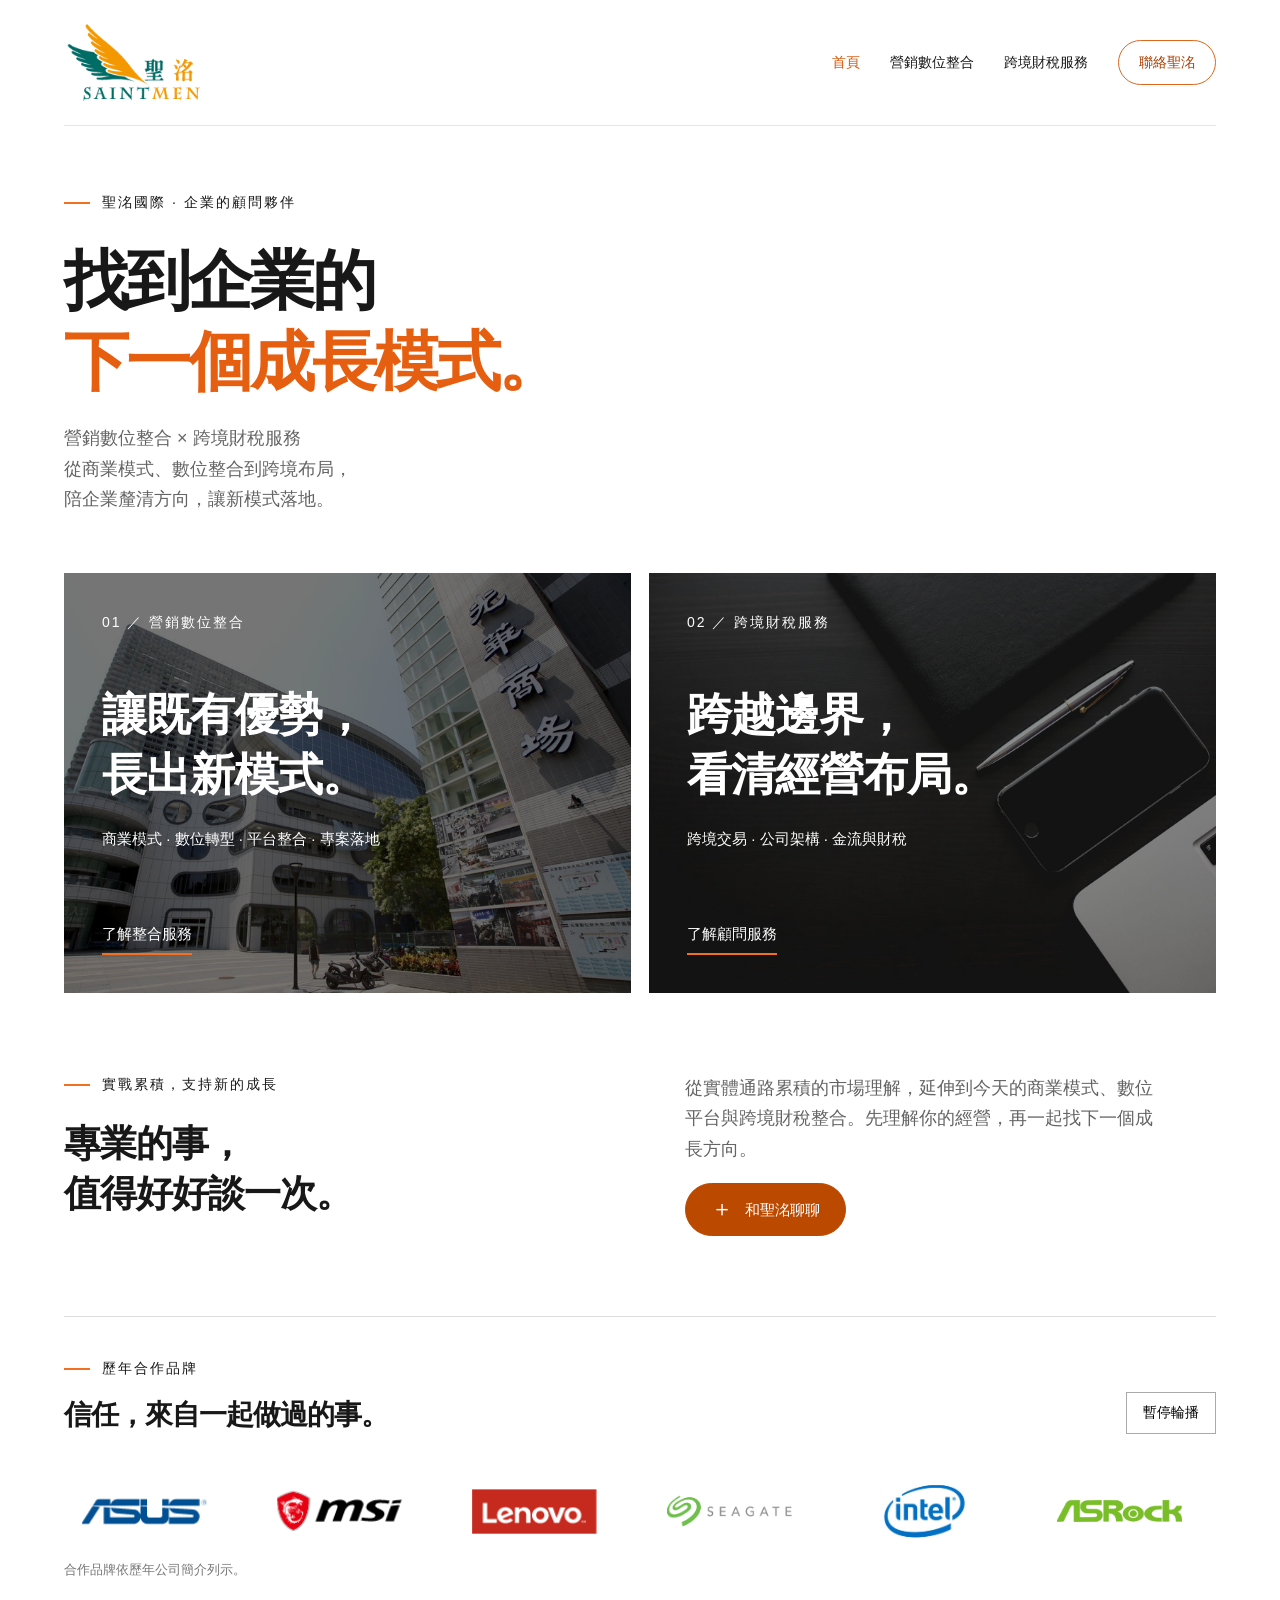
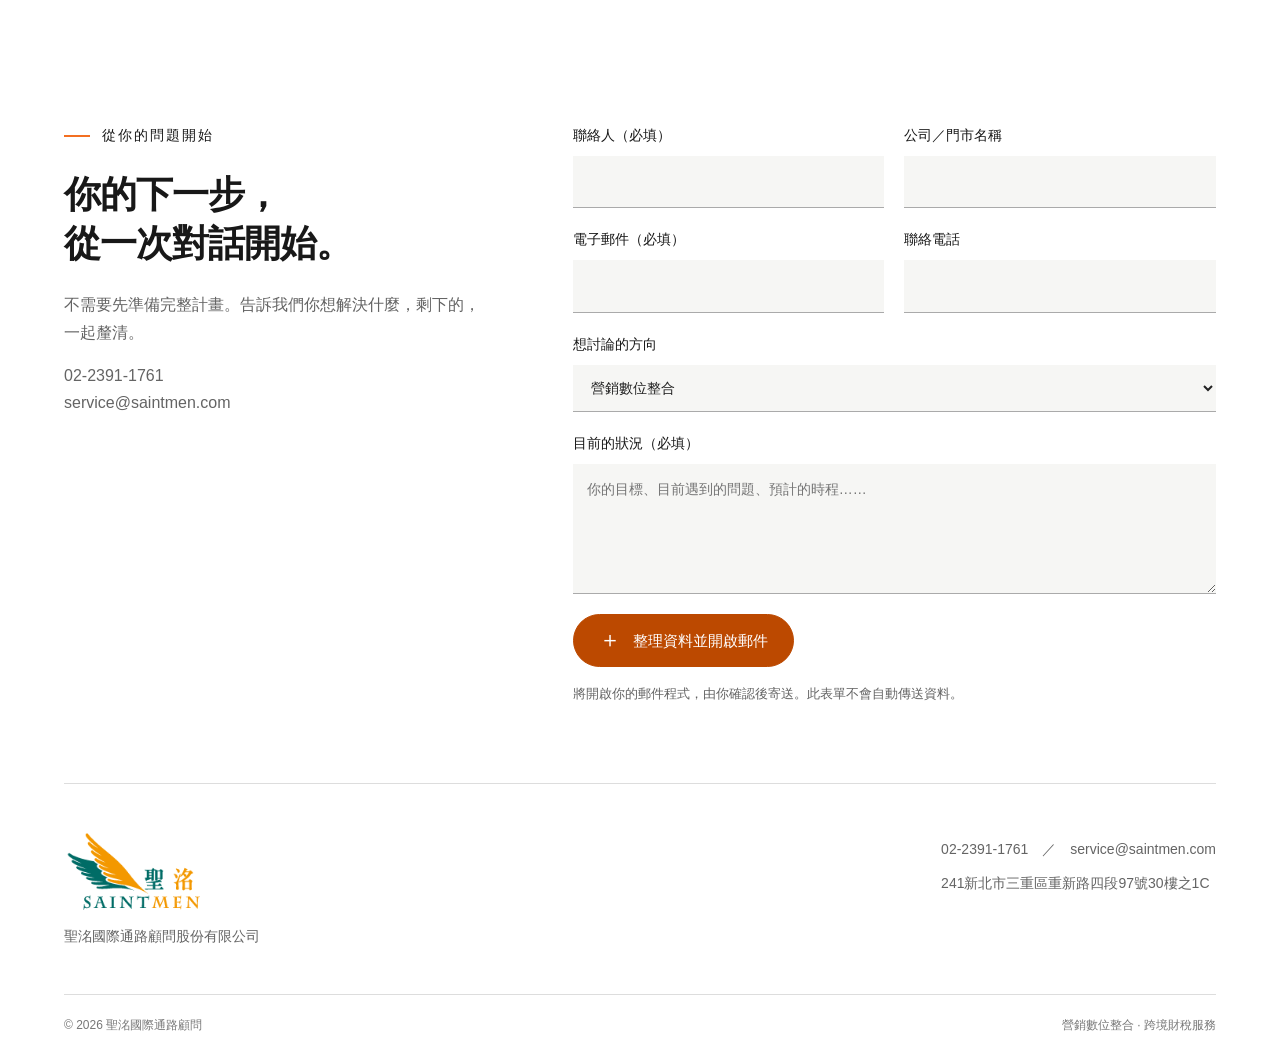
<file: index.html>
<!doctype html><html lang="zh-Hant"><head><meta charset="utf-8"><meta name="viewport" content="width=device-width,initial-scale=1"><title>聖洺國際｜營銷數位整合 × 跨境財稅服務</title>
<link rel="canonical" href="https://www.saintmen.com/">
<meta property="og:type" content="website">
<meta property="og:locale" content="zh_TW">
<meta property="og:site_name" content="聖洺國際 SAINTMEN">
<meta property="og:title" content="聖洺國際｜營銷數位整合 × 跨境財稅服務">
<meta property="og:description" content="聖洺國際，營銷數位整合與跨境財稅服務。從商業模式、數位轉型、平台整合到跨境布局，協助企業找到下一個成長模式。">
<meta property="og:url" content="https://www.saintmen.com/">
<meta property="og:image" content="https://www.saintmen.com/assets/business.jpg">
<meta name="twitter:card" content="summary_large_image"><meta name="description" content="聖洺國際，營銷數位整合與跨境財稅服務。從商業模式、數位轉型、平台整合到跨境布局，協助企業找到下一個成長模式。"><meta name="theme-color" content="#f36f21"><link rel="icon" href="favicon.svg"><link rel="stylesheet" href="style.css"><script defer src="app.js"></script></head><body><a class="skip" href="#main">跳到主要內容</a><header class="wrap"><a class="brand" href="./" aria-label="聖洺國際首頁"><span class="brand-mark"><img src="assets/saintmen-brand.png" alt="聖洺 SAINTMEN" width="500" height="156"></span></a><button class="menu-toggle" aria-expanded="false" aria-controls="main-nav">選單 <span aria-hidden="true">＋</span></button><nav id="main-nav" aria-label="主要導覽"><a href="./" aria-current="page">首頁</a><a href="channel/" >營銷數位整合</a><a href="tax/" >跨境財稅服務</a><a class="contact" href="#contact">聯絡聖洺</a></nav></header><main id="main"><section class="new-hero wrap"><div class="eyebrow">聖洺國際 · 企業的顧問夥伴</div><h1>找到企業的<br><span class="orange">下一個成長模式。</span></h1><p>營銷數位整合 × 跨境財稅服務<br>從商業模式、數位整合到跨境布局，<br>陪企業釐清方向，讓新模式落地。</p></section><section class="visual-doors wrap"><a class="visual-door market" href="channel/"><img src="assets/city.png" alt="光華商場與實體商業場域"><div class="door-copy"><span>01 ／ 營銷數位整合</span><h2>讓既有優勢，<br>長出新模式。</h2><p>商業模式 · 數位轉型 · 平台整合 · 專案落地</p><b>了解整合服務</b></div></a><a class="visual-door business" href="tax/"><img src="assets/business.jpg" alt="筆記型電腦與工作桌面"><div class="door-copy"><span>02 ／ 跨境財稅服務</span><h2>跨越邊界，<br>看清經營布局。</h2><p>跨境交易 · 公司架構 · 金流與財稅</p><b>了解顧問服務</b></div></a></section><section class="short-about wrap"><div><div class="eyebrow">實戰累積，支持新的成長</div><h2>專業的事，<br>值得好好談一次。</h2></div><div><p>從實體通路累積的市場理解，延伸到今天的商業模式、數位平台與跨境財稅整合。先理解你的經營，再一起找下一個成長方向。</p><a class="button" href="#contact">和聖洺聊聊</a></div></section><section class="partners wrap"><div class="partner-heading"><div><span class="eyebrow">歷年合作品牌</span><h2>信任，來自一起做過的事。</h2></div><button class="pause" type="button" aria-pressed="false">暫停輪播</button></div><div class="marquee"><div class="track"><div class="logo-group"><div class="logo-item"><span class="client-logo"><img src="assets/asus.png" alt="ASUS" loading="lazy" style="width:151.210px;height:151.210px;left:-13.105px;top:-49.105px"></span></div><div class="logo-item"><span class="client-logo"><img src="assets/msi.png" alt="MSI" loading="lazy" style="width:153.689px;height:153.689px;left:-14.344px;top:-50.857px"></span></div><div class="logo-item"><span class="client-logo"><img src="assets/lenovo.png" alt="Lenovo" loading="lazy" style="width:151.210px;height:151.210px;left:-13.105px;top:-49.105px"></span></div><div class="logo-item"><span class="client-logo"><img src="assets/seagate.png" alt="Seagate" loading="lazy" style="width:146.433px;height:48.918px;left:-10.903px;top:2.468px"></span></div><div class="logo-item"><span class="client-logo"><img src="assets/intel.png" alt="Intel" loading="lazy" style="width:122.188px;height:123.519px;left:1.073px;top:-34.816px"></span></div><div class="logo-item"><span class="client-logo"><img src="assets/asrock.png" alt="ASRock" loading="lazy" style="width:125.196px;height:70.423px;left:-0.196px;top:-8.711px"></span></div><div class="logo-item"><span class="client-logo"><img src="assets/lacie.png" alt="LaCie" loading="lazy" style="width:127.246px;height:55.389px;left:-1.123px;top:-1.007px"></span></div></div><div class="logo-group" aria-hidden="true"><div class="logo-item"><span class="client-logo"><img src="assets/asus.png" alt="ASUS" loading="lazy" style="width:151.210px;height:151.210px;left:-13.105px;top:-49.105px"></span></div><div class="logo-item"><span class="client-logo"><img src="assets/msi.png" alt="MSI" loading="lazy" style="width:153.689px;height:153.689px;left:-14.344px;top:-50.857px"></span></div><div class="logo-item"><span class="client-logo"><img src="assets/lenovo.png" alt="Lenovo" loading="lazy" style="width:151.210px;height:151.210px;left:-13.105px;top:-49.105px"></span></div><div class="logo-item"><span class="client-logo"><img src="assets/seagate.png" alt="Seagate" loading="lazy" style="width:146.433px;height:48.918px;left:-10.903px;top:2.468px"></span></div><div class="logo-item"><span class="client-logo"><img src="assets/intel.png" alt="Intel" loading="lazy" style="width:122.188px;height:123.519px;left:1.073px;top:-34.816px"></span></div><div class="logo-item"><span class="client-logo"><img src="assets/asrock.png" alt="ASRock" loading="lazy" style="width:125.196px;height:70.423px;left:-0.196px;top:-8.711px"></span></div><div class="logo-item"><span class="client-logo"><img src="assets/lacie.png" alt="LaCie" loading="lazy" style="width:127.246px;height:55.389px;left:-1.123px;top:-1.007px"></span></div></div></div></div><p class="small">合作品牌依歷年公司簡介列示。</p></section><section class="section wrap" id="contact"><div class="contact-grid"><div><div class="eyebrow">從你的問題開始</div><h2>你的下一步，<br>從一次對話開始。</h2><p>不需要先準備完整計畫。告訴我們你想解決什麼，剩下的，一起釐清。</p><p><a href="tel:0223911761">02-2391-1761</a><br><a href="mailto:service@saintmen.com">service@saintmen.com</a></p></div><form id="inquiry"><div class="form-grid"><label>聯絡人（必填）<input name="name" autocomplete="name" required></label><label>公司／門市名稱<input name="company" autocomplete="organization"></label><label>電子郵件（必填）<input type="email" name="email" autocomplete="email" required></label><label>聯絡電話<input type="tel" name="phone" autocomplete="tel"></label><label class="full">想討論的方向<select name="service"><option>營銷數位整合</option><option>商業模式與數位轉型</option><option>平台與資源整合</option><option>跨境財稅服務</option><option>企業財稅與資金規劃</option><option>還不確定，想先討論</option></select></label><label class="full">目前的狀況（必填）<textarea name="message" required placeholder="你的目標、目前遇到的問題、預計的時程……"></textarea></label><div class="full"><button class="button" type="submit">整理資料並開啟郵件</button><p class="form-note" id="form-status" role="status">將開啟你的郵件程式，由你確認後寄送。此表單不會自動傳送資料。</p></div></div></form></div></section></main><footer class="wrap"><div class="footer-main"><div class="brand"><span class="brand-mark"><img src="assets/saintmen-brand.png" alt="聖洺 SAINTMEN" width="500" height="156"></span><p>聖洺國際通路顧問股份有限公司</p></div><div><p><a href="tel:0223911761">02-2391-1761</a>　／　<a href="mailto:service@saintmen.com">service@saintmen.com</a></p><p>241新北市三重區重新路四段97號30樓之1C</p></div></div><div class="footer-bottom"><span>© 2026 聖洺國際通路顧問</span><span>營銷數位整合 · 跨境財稅服務</span></div></footer><div class="mobile-contact"><a href="tel:0223911761">電話聯繫</a><a href="#contact">預約諮詢</a></div></body></html>
</file>
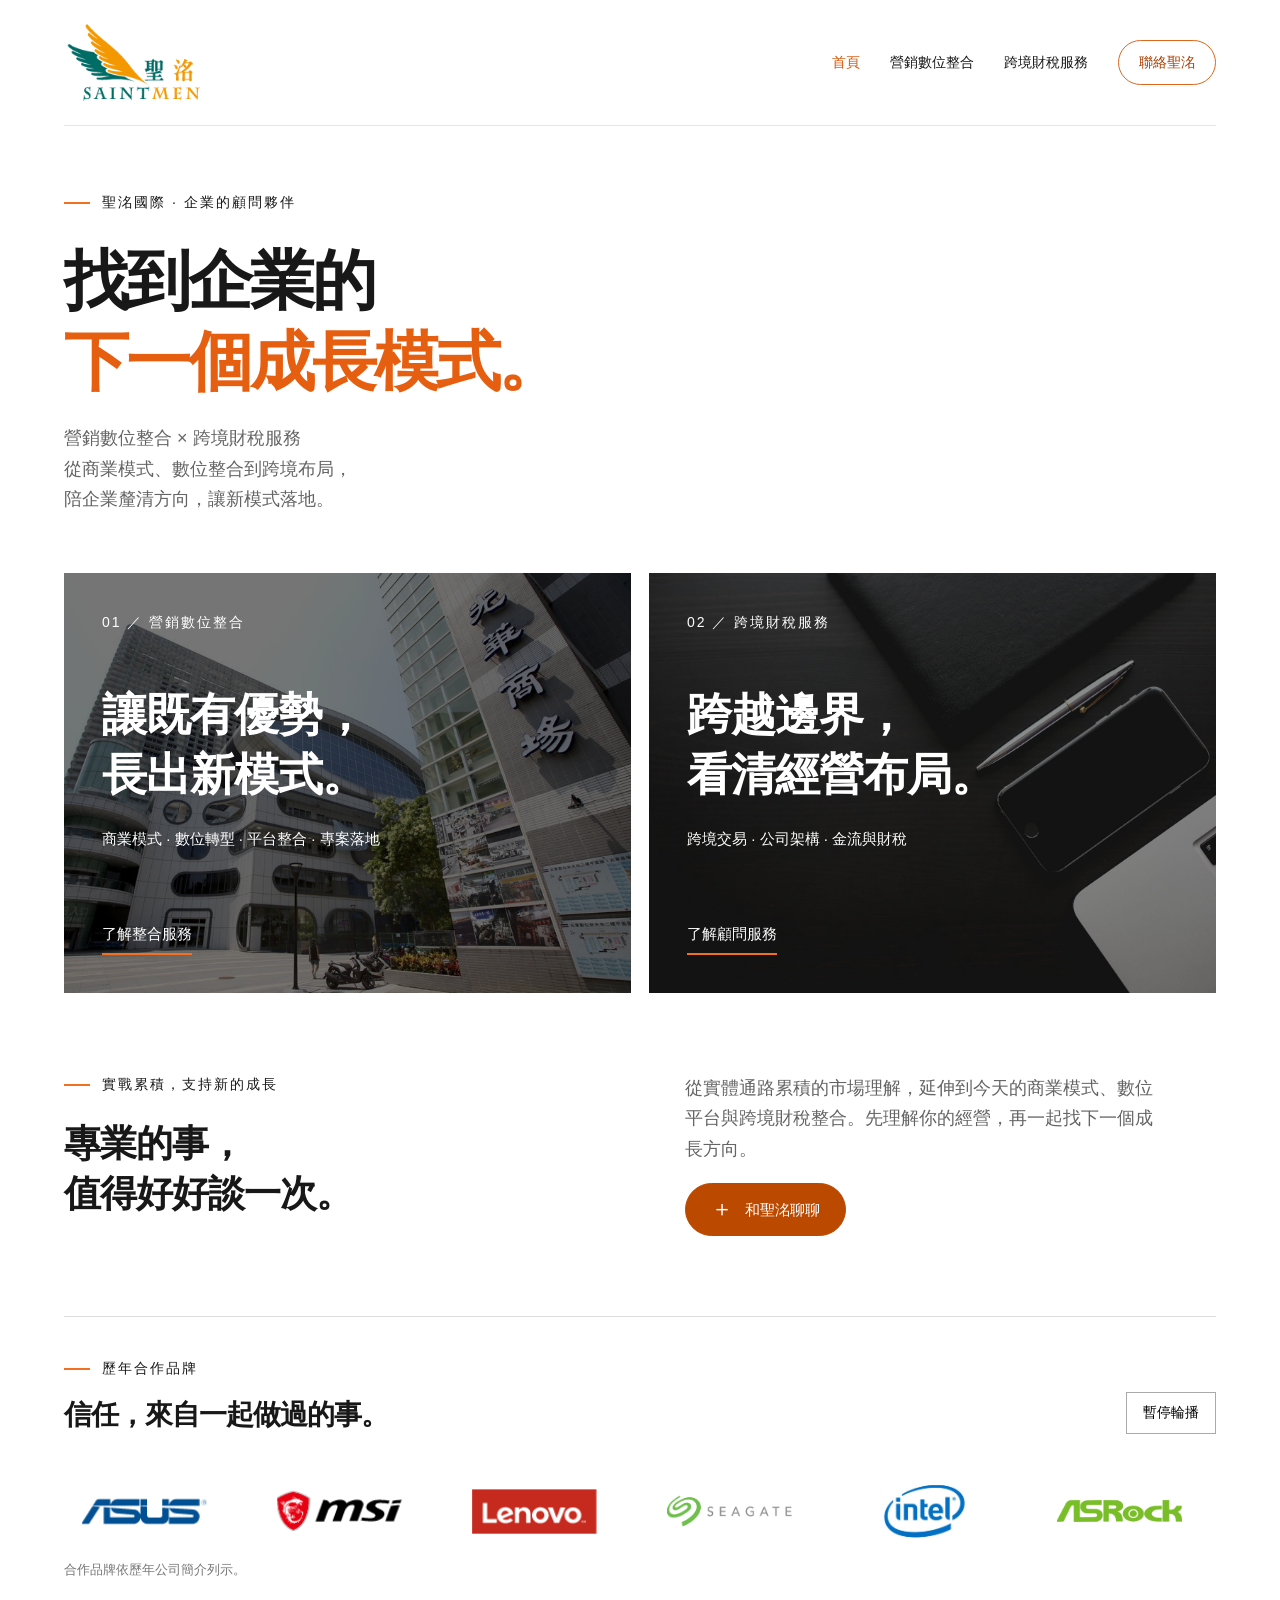
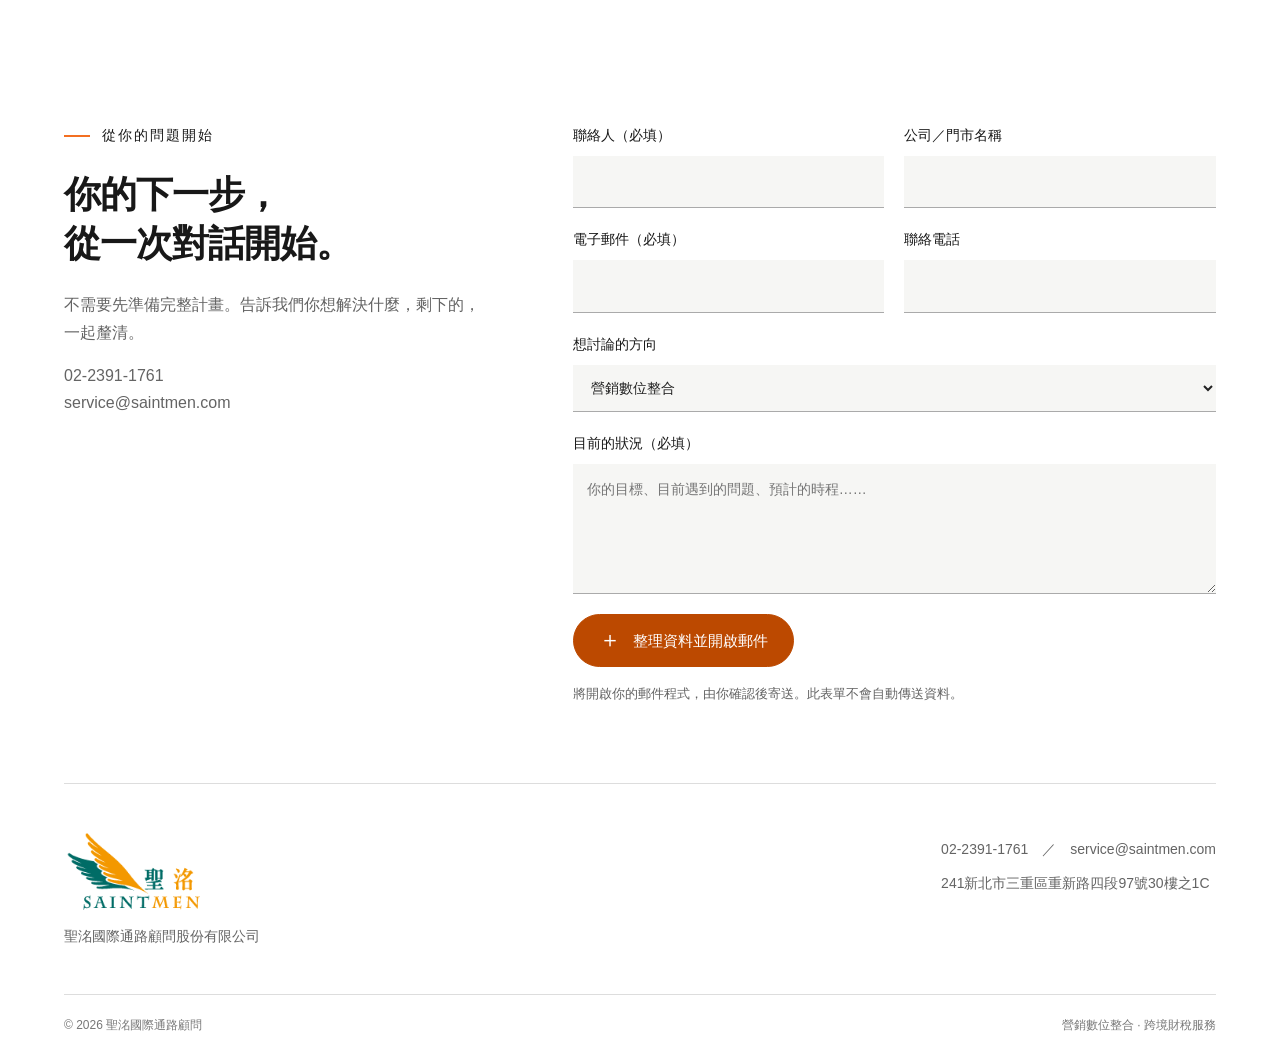
<file: about/index.html>
<!DOCTYPE html><html lang="zh-Hant-TW"><head><meta charset="utf-8"><title>頁面已移動</title>
<meta name="robots" content="noindex"><link rel="canonical" href="https://www.saintmen.com/">
<meta http-equiv="refresh" content="0;url=../"><script>location.replace("../")</script></head>
<body><p>此頁面已移動，<a href="../">請點此前往</a>。</p></body></html>
</file>
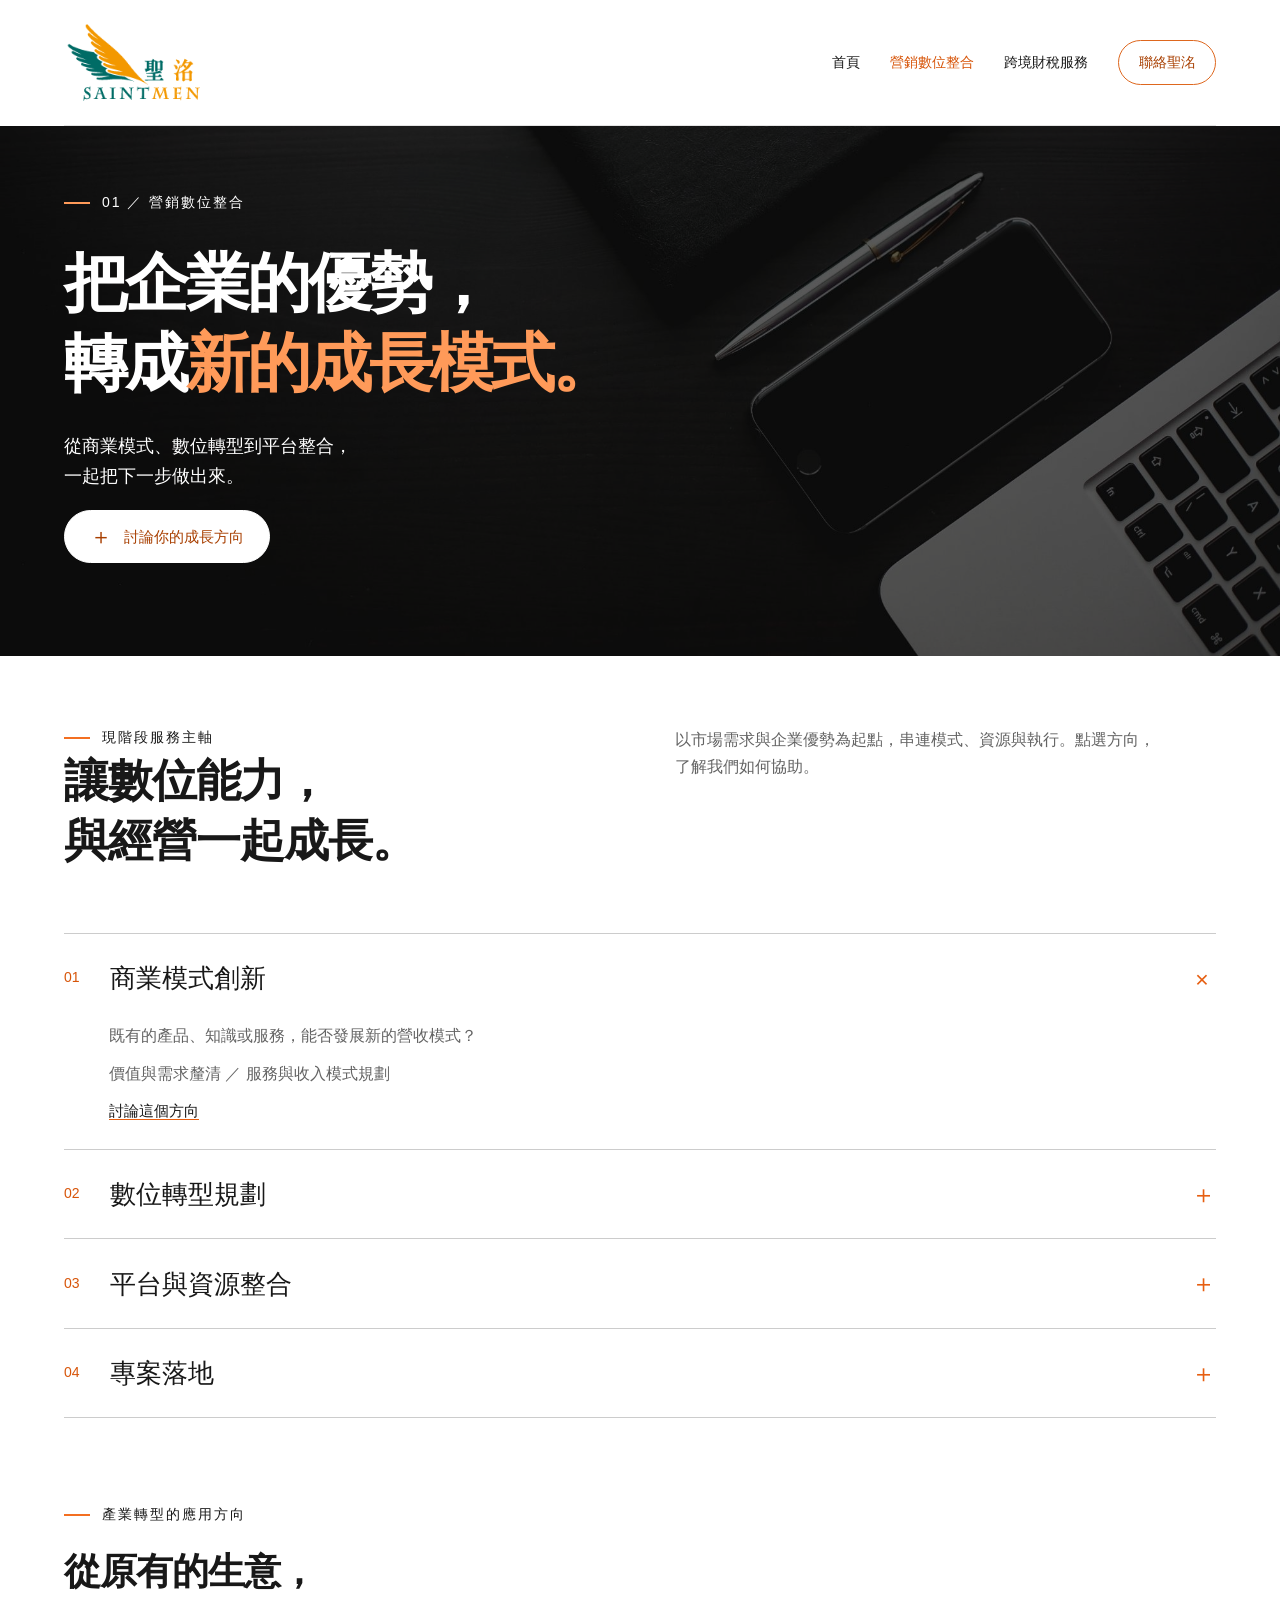
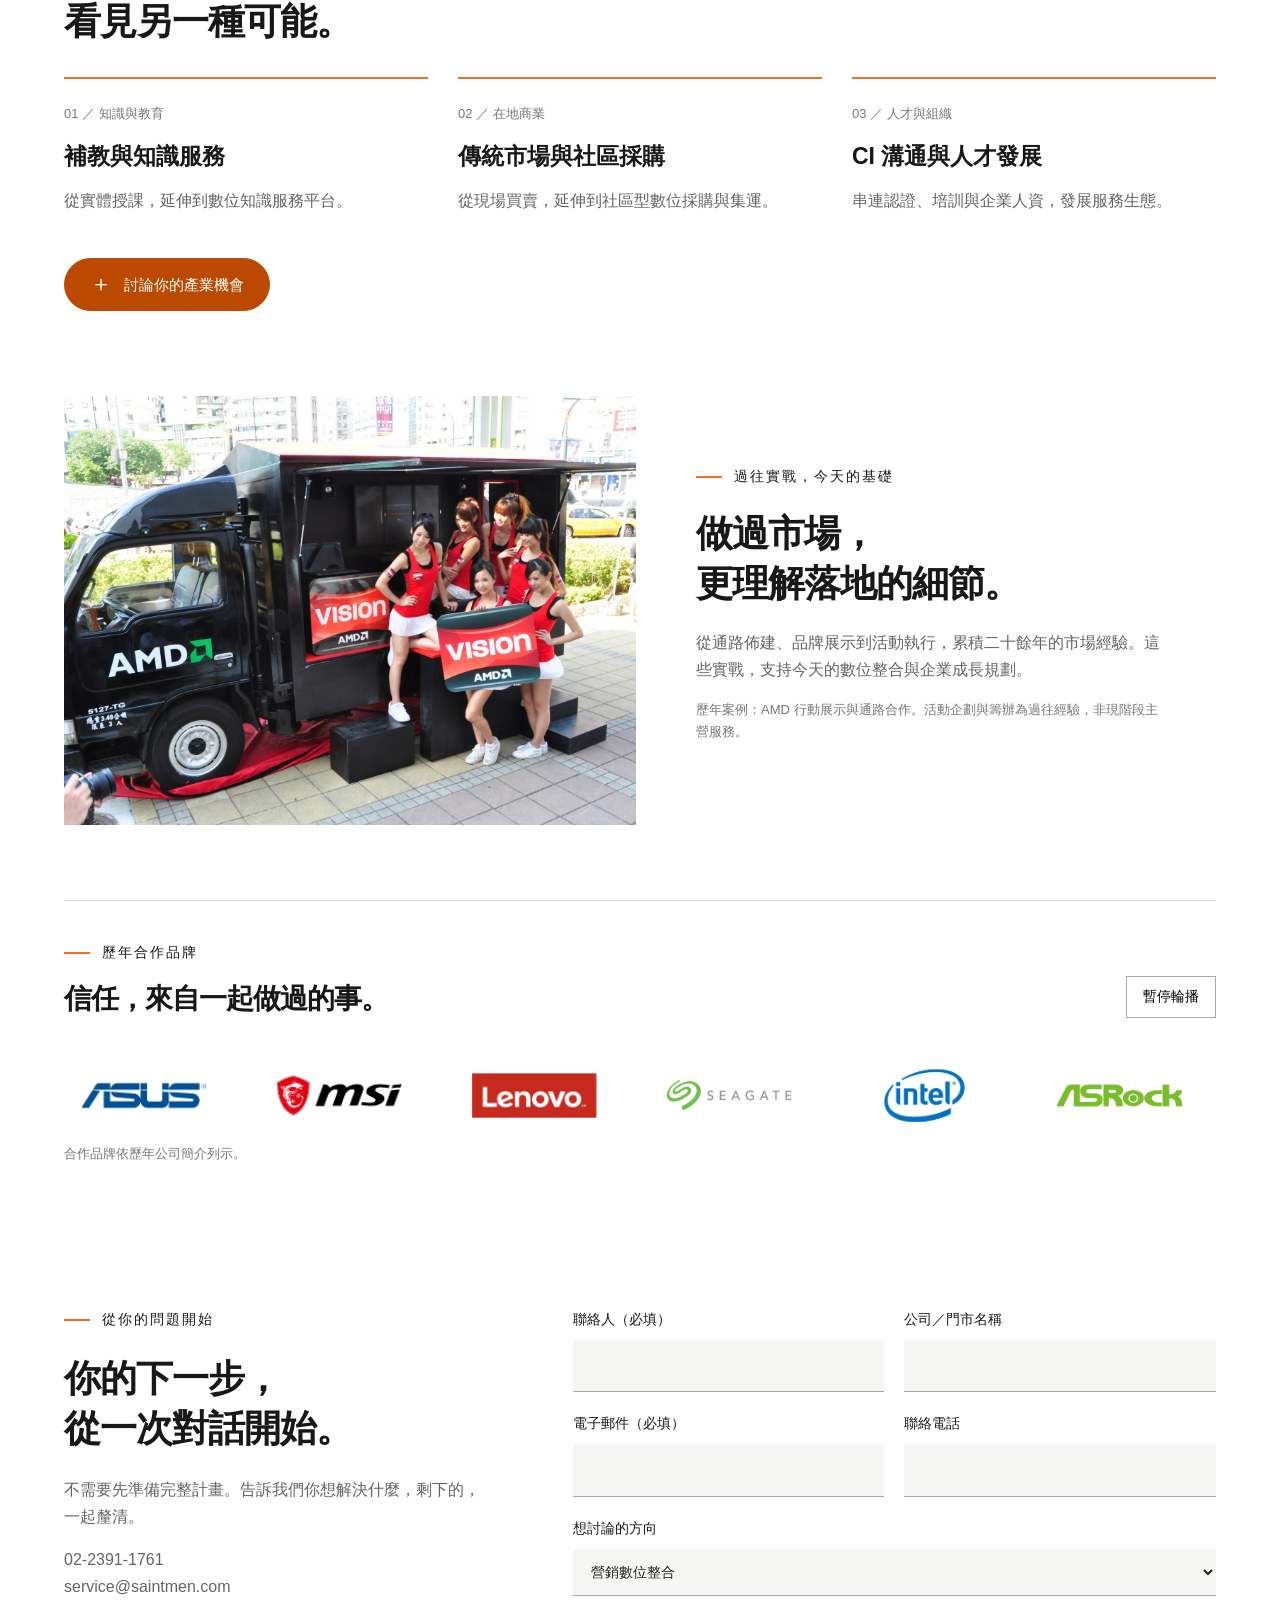
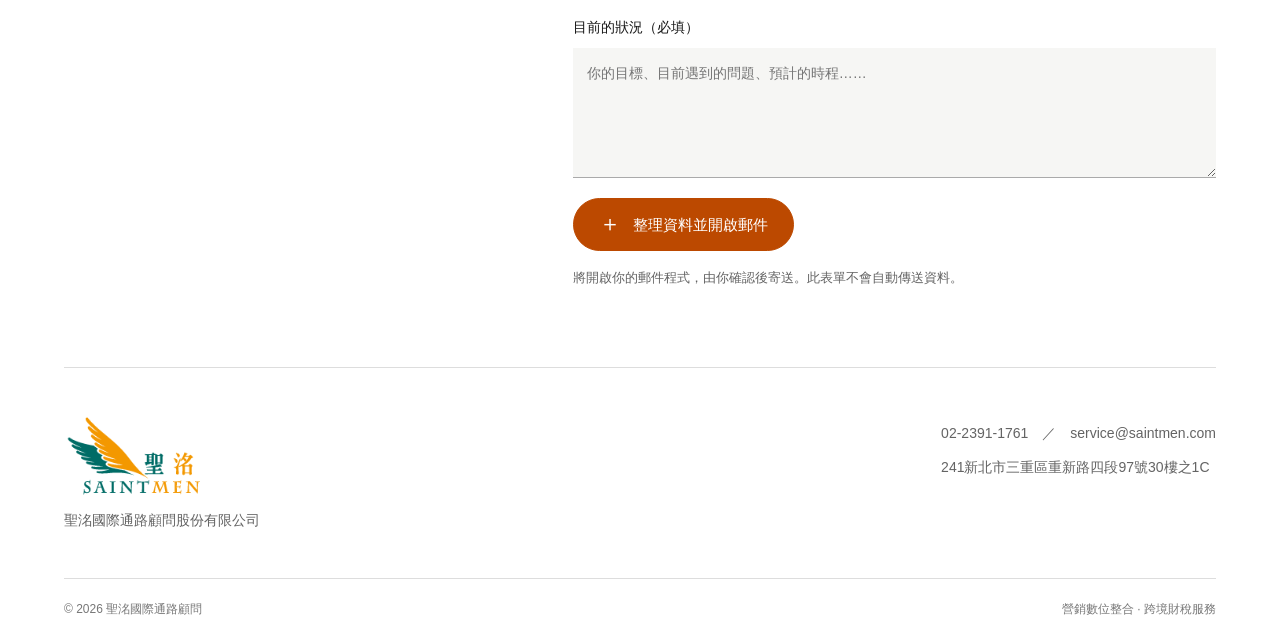
<file: case/index.html>
<!DOCTYPE html><html lang="zh-Hant-TW"><head><meta charset="utf-8"><title>頁面已移動</title>
<meta name="robots" content="noindex"><link rel="canonical" href="https://www.saintmen.com/channel/">
<meta http-equiv="refresh" content="0;url=../channel/"><script>location.replace("../channel/")</script></head>
<body><p>此頁面已移動，<a href="../channel/">請點此前往</a>。</p></body></html>
</file>
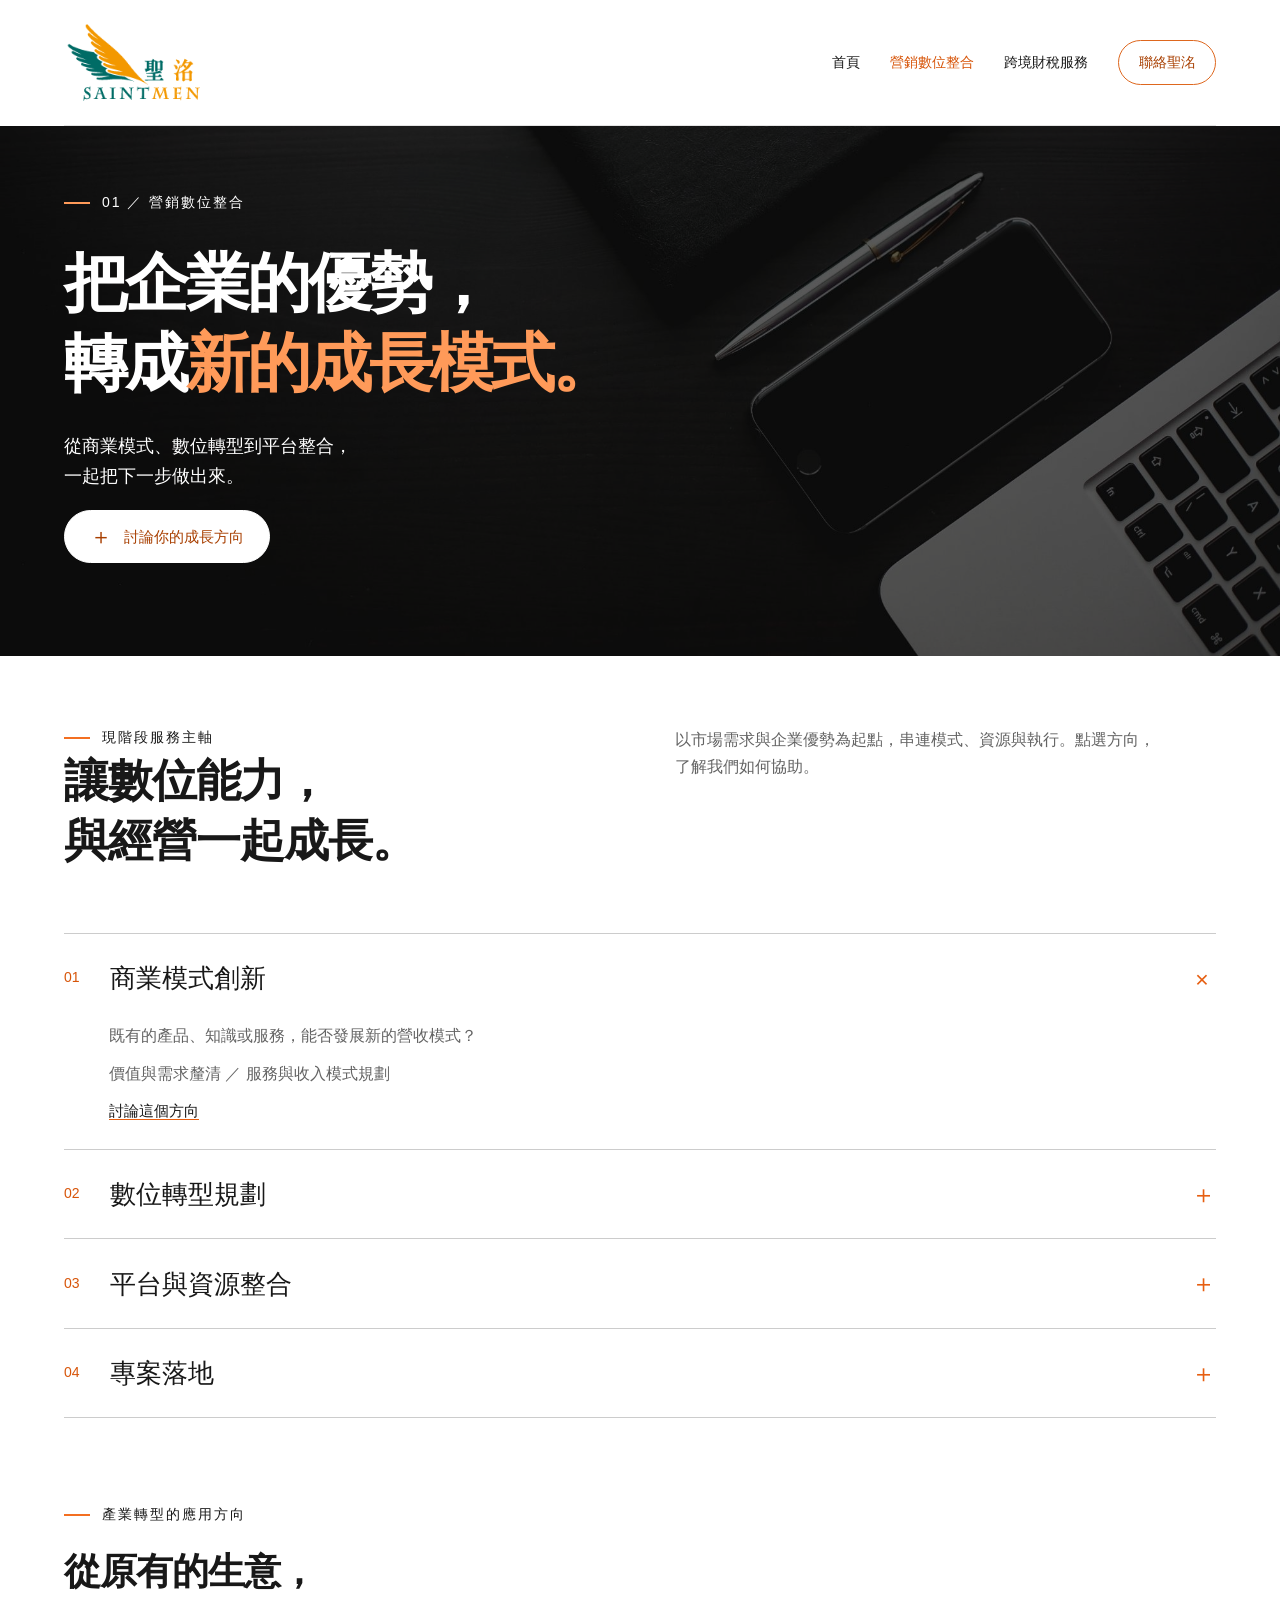
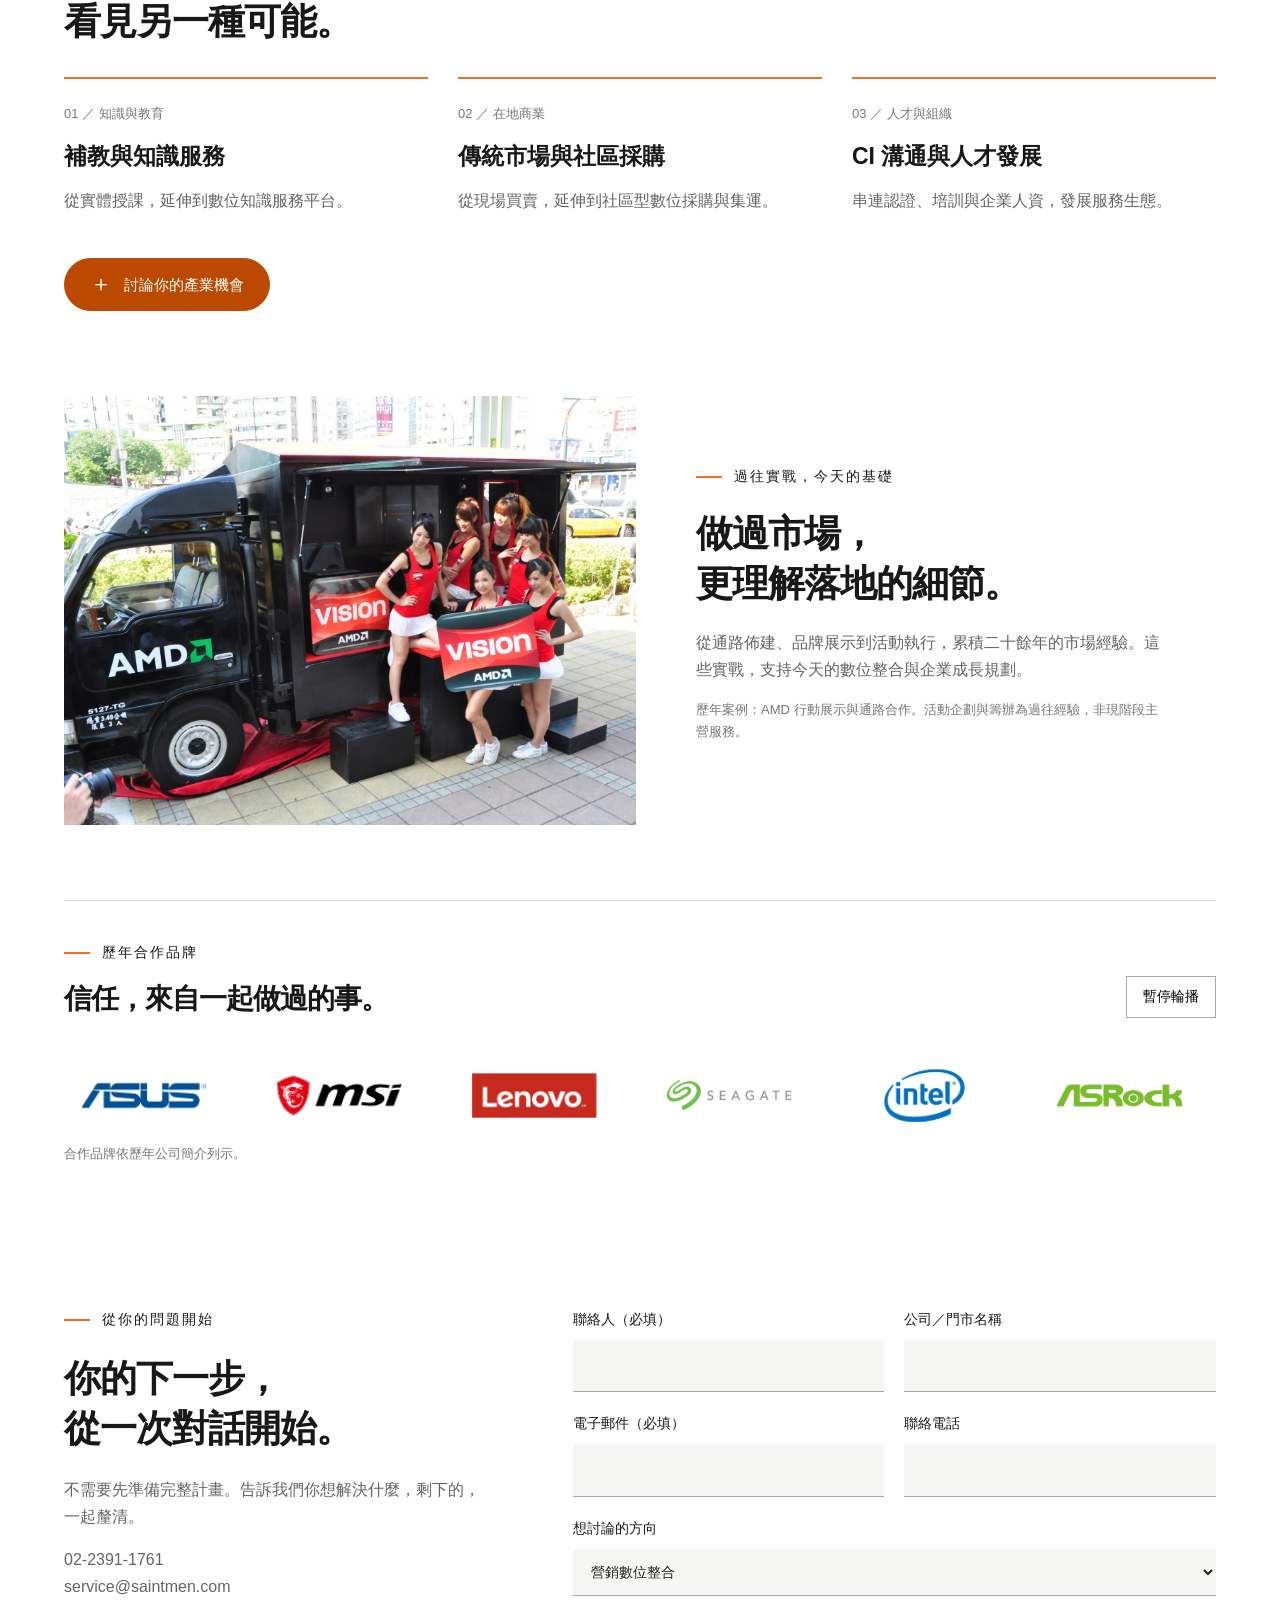
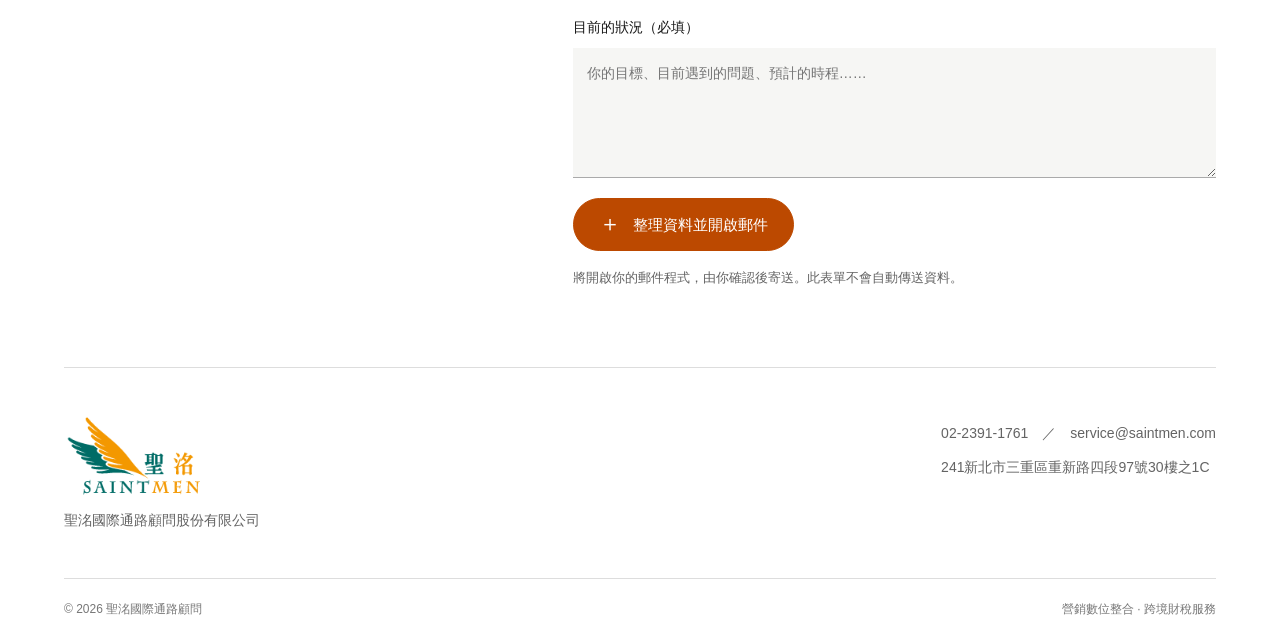
<file: channel/index.html>
<!doctype html><html lang="zh-Hant"><head><meta charset="utf-8"><meta name="viewport" content="width=device-width,initial-scale=1"><title>營銷數位整合｜聖洺國際</title>
<link rel="canonical" href="https://www.saintmen.com/channel/">
<meta property="og:type" content="website">
<meta property="og:locale" content="zh_TW">
<meta property="og:site_name" content="聖洺國際 SAINTMEN">
<meta property="og:title" content="營銷數位整合｜聖洺國際">
<meta property="og:description" content="聖洺國際，營銷數位整合與跨境財稅服務。從商業模式、數位轉型、平台整合到跨境布局，協助企業找到下一個成長模式。">
<meta property="og:url" content="https://www.saintmen.com/channel/">
<meta property="og:image" content="https://www.saintmen.com/assets/business.jpg">
<meta name="twitter:card" content="summary_large_image"><meta name="description" content="聖洺國際，營銷數位整合與跨境財稅服務。從商業模式、數位轉型、平台整合到跨境布局，協助企業找到下一個成長模式。"><meta name="theme-color" content="#f36f21"><link rel="icon" href="../favicon.svg"><link rel="stylesheet" href="../style.css"><script defer src="../app.js"></script></head><body><a class="skip" href="#main">跳到主要內容</a><header class="wrap"><a class="brand" href="../" aria-label="聖洺國際首頁"><span class="brand-mark"><img src="../assets/saintmen-brand.png" alt="聖洺 SAINTMEN" width="500" height="156"></span></a><button class="menu-toggle" aria-expanded="false" aria-controls="main-nav">選單 <span aria-hidden="true">＋</span></button><nav id="main-nav" aria-label="主要導覽"><a href="../" >首頁</a><a href="../channel/" aria-current="page">營銷數位整合</a><a href="../tax/" >跨境財稅服務</a><a class="contact" href="#contact">聯絡聖洺</a></nav></header><main id="main"><section class="photo-hero"><img src="../assets/business.jpg" alt="數位工作與商務桌面"><div class="wrap"><span class="eyebrow">01 ／ 營銷數位整合</span><h1>把企業的優勢，<br>轉成<span>新的成長模式。</span></h1><p>從商業模式、數位轉型到平台整合，<br>一起把下一步做出來。</p><a class="button light" href="#contact">討論你的成長方向</a></div></section><section class="services wrap"><div class="section-heading"><div><div class="eyebrow">現階段服務主軸</div><h2>讓數位能力，<br>與經營一起成長。</h2></div><p>以市場需求與企業優勢為起點，串連模式、資源與執行。點選方向，了解我們如何協助。</p></div><details open><summary><span>01</span><h3>商業模式創新</h3><b aria-hidden="true">＋</b></summary><div class="service-content"><p>既有的產品、知識或服務，能否發展新的營收模式？</p><p>價值與需求釐清 ／ 服務與收入模式規劃</p><a href="#contact">討論這個方向</a></div></details><details ><summary><span>02</span><h3>數位轉型規劃</h3><b aria-hidden="true">＋</b></summary><div class="service-content"><p>將企業的工作流程與客戶關係，轉化成可持續經營的數位能力。</p><p>客戶流程 ／ 數位營運 ／ 階段推進規劃</p><a href="#contact">討論這個方向</a></div></details><details ><summary><span>03</span><h3>平台與資源整合</h3><b aria-hidden="true">＋</b></summary><div class="service-content"><p>讓通路、內容、會員與交易工具，成為同一個經營系統。</p><p>平台與合作資源 ／ 金流與電子發票 ／ 社群與會員</p><a href="#contact">討論這個方向</a></div></details><details ><summary><span>04</span><h3>專案落地</h3><b aria-hidden="true">＋</b></summary><div class="service-content"><p>把方向拆成能執行的工作，協調資源，推進到實際運作。</p><p>工作範圍與順序 ／ 合作團隊協調 ／ 導入與營運銜接</p><a href="#contact">討論這個方向</a></div></details></section><section class="growth-scenarios wrap"><div class="eyebrow">產業轉型的應用方向</div><h2>從原有的生意，<br>看見另一種可能。</h2><div class="scenario-grid"><article><span>01 ／ 知識與教育</span><h3>補教與知識服務</h3><p>從實體授課，延伸到數位知識服務平台。</p></article><article><span>02 ／ 在地商業</span><h3>傳統市場與社區採購</h3><p>從現場買賣，延伸到社區型數位採購與集運。</p></article><article><span>03 ／ 人才與組織</span><h3>CI 溝通與人才發展</h3><p>串連認證、培訓與企業人資，發展服務生態。</p></article></div><a class="button" href="#contact">討論你的產業機會</a></section><section class="proof wrap"><img src="../assets/roadshow.jpg" alt="聖洺歷年 AMD 行動展示活動" loading="lazy"><div><div class="eyebrow">過往實戰，今天的基礎</div><h2>做過市場，<br>更理解落地的細節。</h2><p>從通路佈建、品牌展示到活動執行，累積二十餘年的市場經驗。這些實戰，支持今天的數位整合與企業成長規劃。</p><p class="small">歷年案例：AMD 行動展示與通路合作。活動企劃與籌辦為過往經驗，非現階段主營服務。</p></div></section><section class="partners wrap"><div class="partner-heading"><div><span class="eyebrow">歷年合作品牌</span><h2>信任，來自一起做過的事。</h2></div><button class="pause" type="button" aria-pressed="false">暫停輪播</button></div><div class="marquee"><div class="track"><div class="logo-group"><div class="logo-item"><span class="client-logo"><img src="../assets/asus.png" alt="ASUS" loading="lazy" style="width:151.210px;height:151.210px;left:-13.105px;top:-49.105px"></span></div><div class="logo-item"><span class="client-logo"><img src="../assets/msi.png" alt="MSI" loading="lazy" style="width:153.689px;height:153.689px;left:-14.344px;top:-50.857px"></span></div><div class="logo-item"><span class="client-logo"><img src="../assets/lenovo.png" alt="Lenovo" loading="lazy" style="width:151.210px;height:151.210px;left:-13.105px;top:-49.105px"></span></div><div class="logo-item"><span class="client-logo"><img src="../assets/seagate.png" alt="Seagate" loading="lazy" style="width:146.433px;height:48.918px;left:-10.903px;top:2.468px"></span></div><div class="logo-item"><span class="client-logo"><img src="../assets/intel.png" alt="Intel" loading="lazy" style="width:122.188px;height:123.519px;left:1.073px;top:-34.816px"></span></div><div class="logo-item"><span class="client-logo"><img src="../assets/asrock.png" alt="ASRock" loading="lazy" style="width:125.196px;height:70.423px;left:-0.196px;top:-8.711px"></span></div><div class="logo-item"><span class="client-logo"><img src="../assets/lacie.png" alt="LaCie" loading="lazy" style="width:127.246px;height:55.389px;left:-1.123px;top:-1.007px"></span></div></div><div class="logo-group" aria-hidden="true"><div class="logo-item"><span class="client-logo"><img src="../assets/asus.png" alt="ASUS" loading="lazy" style="width:151.210px;height:151.210px;left:-13.105px;top:-49.105px"></span></div><div class="logo-item"><span class="client-logo"><img src="../assets/msi.png" alt="MSI" loading="lazy" style="width:153.689px;height:153.689px;left:-14.344px;top:-50.857px"></span></div><div class="logo-item"><span class="client-logo"><img src="../assets/lenovo.png" alt="Lenovo" loading="lazy" style="width:151.210px;height:151.210px;left:-13.105px;top:-49.105px"></span></div><div class="logo-item"><span class="client-logo"><img src="../assets/seagate.png" alt="Seagate" loading="lazy" style="width:146.433px;height:48.918px;left:-10.903px;top:2.468px"></span></div><div class="logo-item"><span class="client-logo"><img src="../assets/intel.png" alt="Intel" loading="lazy" style="width:122.188px;height:123.519px;left:1.073px;top:-34.816px"></span></div><div class="logo-item"><span class="client-logo"><img src="../assets/asrock.png" alt="ASRock" loading="lazy" style="width:125.196px;height:70.423px;left:-0.196px;top:-8.711px"></span></div><div class="logo-item"><span class="client-logo"><img src="../assets/lacie.png" alt="LaCie" loading="lazy" style="width:127.246px;height:55.389px;left:-1.123px;top:-1.007px"></span></div></div></div></div><p class="small">合作品牌依歷年公司簡介列示。</p></section><section class="section wrap" id="contact"><div class="contact-grid"><div><div class="eyebrow">從你的問題開始</div><h2>你的下一步，<br>從一次對話開始。</h2><p>不需要先準備完整計畫。告訴我們你想解決什麼，剩下的，一起釐清。</p><p><a href="tel:0223911761">02-2391-1761</a><br><a href="mailto:service@saintmen.com">service@saintmen.com</a></p></div><form id="inquiry"><div class="form-grid"><label>聯絡人（必填）<input name="name" autocomplete="name" required></label><label>公司／門市名稱<input name="company" autocomplete="organization"></label><label>電子郵件（必填）<input type="email" name="email" autocomplete="email" required></label><label>聯絡電話<input type="tel" name="phone" autocomplete="tel"></label><label class="full">想討論的方向<select name="service"><option>營銷數位整合</option><option>商業模式與數位轉型</option><option>平台與資源整合</option><option>跨境財稅服務</option><option>企業財稅與資金規劃</option><option>還不確定，想先討論</option></select></label><label class="full">目前的狀況（必填）<textarea name="message" required placeholder="你的目標、目前遇到的問題、預計的時程……"></textarea></label><div class="full"><button class="button" type="submit">整理資料並開啟郵件</button><p class="form-note" id="form-status" role="status">將開啟你的郵件程式，由你確認後寄送。此表單不會自動傳送資料。</p></div></div></form></div></section></main><footer class="wrap"><div class="footer-main"><div class="brand"><span class="brand-mark"><img src="../assets/saintmen-brand.png" alt="聖洺 SAINTMEN" width="500" height="156"></span><p>聖洺國際通路顧問股份有限公司</p></div><div><p><a href="tel:0223911761">02-2391-1761</a>　／　<a href="mailto:service@saintmen.com">service@saintmen.com</a></p><p>241新北市三重區重新路四段97號30樓之1C</p></div></div><div class="footer-bottom"><span>© 2026 聖洺國際通路顧問</span><span>營銷數位整合 · 跨境財稅服務</span></div></footer><div class="mobile-contact"><a href="tel:0223911761">電話聯繫</a><a href="#contact">預約諮詢</a></div></body></html>
</file>
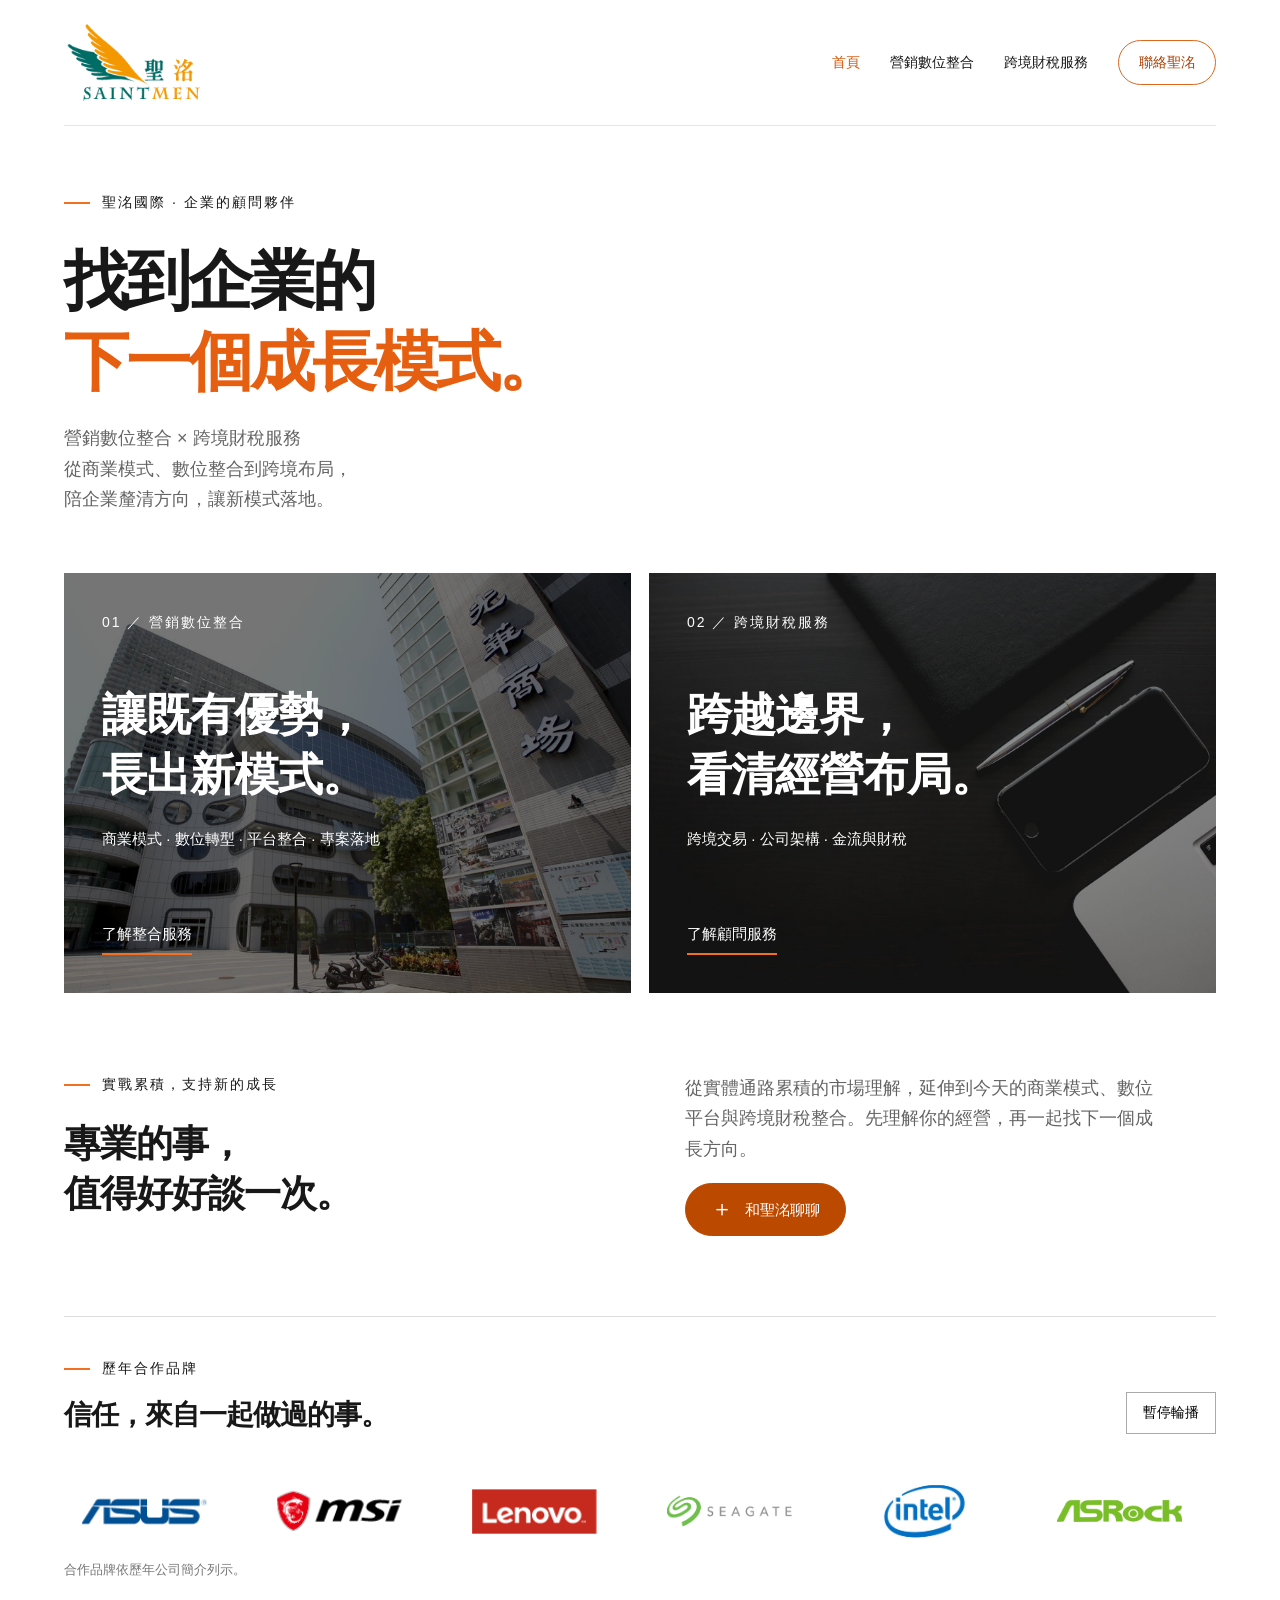
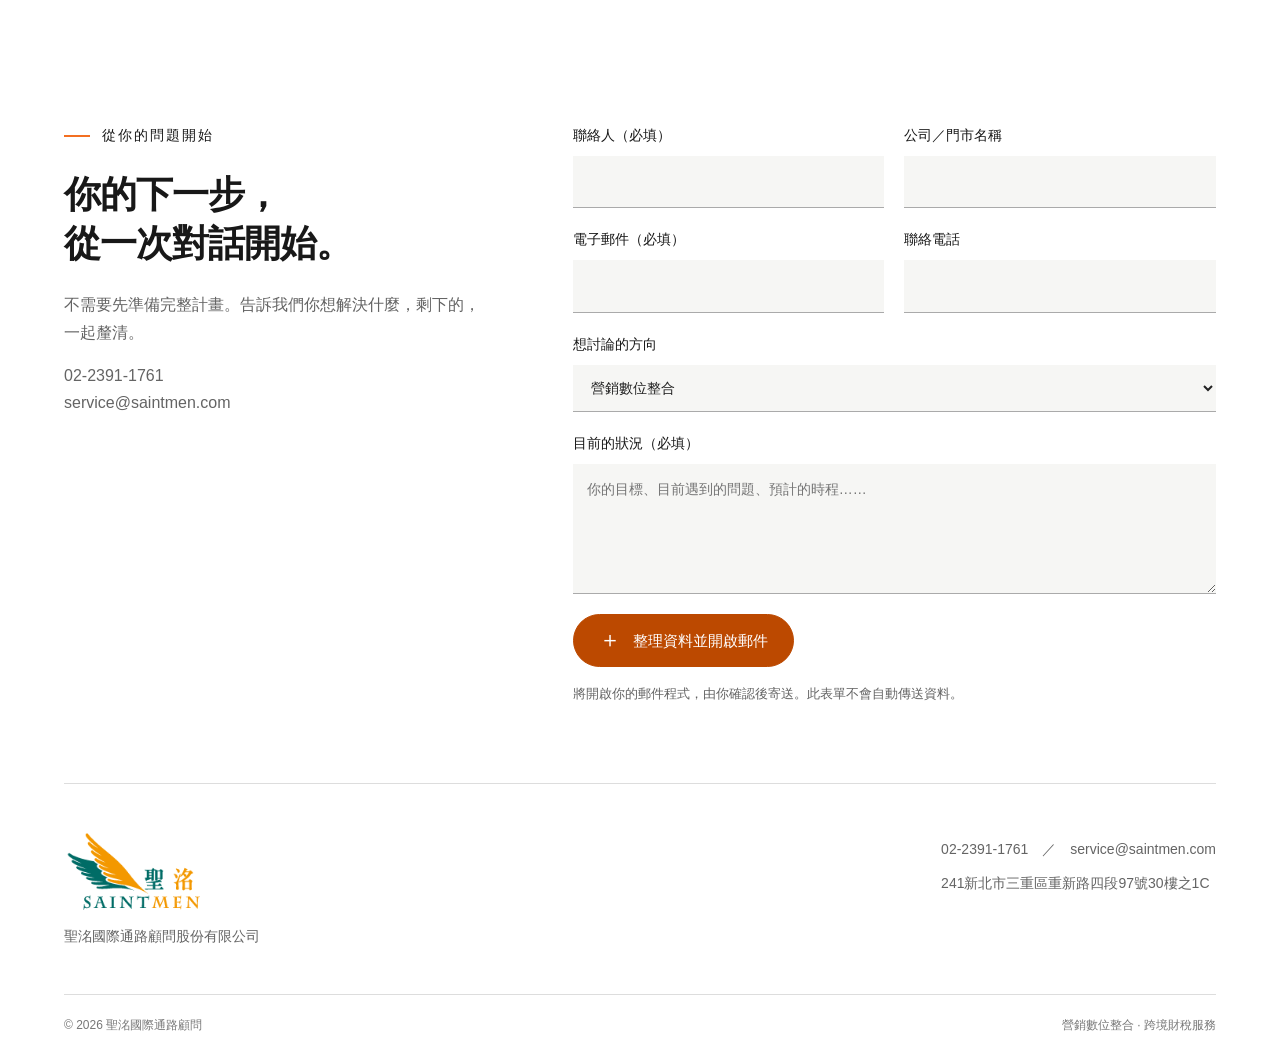
<file: contact/index.html>
<!DOCTYPE html><html lang="zh-Hant-TW"><head><meta charset="utf-8"><title>頁面已移動</title>
<meta name="robots" content="noindex"><link rel="canonical" href="https://www.saintmen.com/">
<meta http-equiv="refresh" content="0;url=../#contact"><script>location.replace("../#contact")</script></head>
<body><p>此頁面已移動，<a href="../#contact">請點此前往</a>。</p></body></html>
</file>
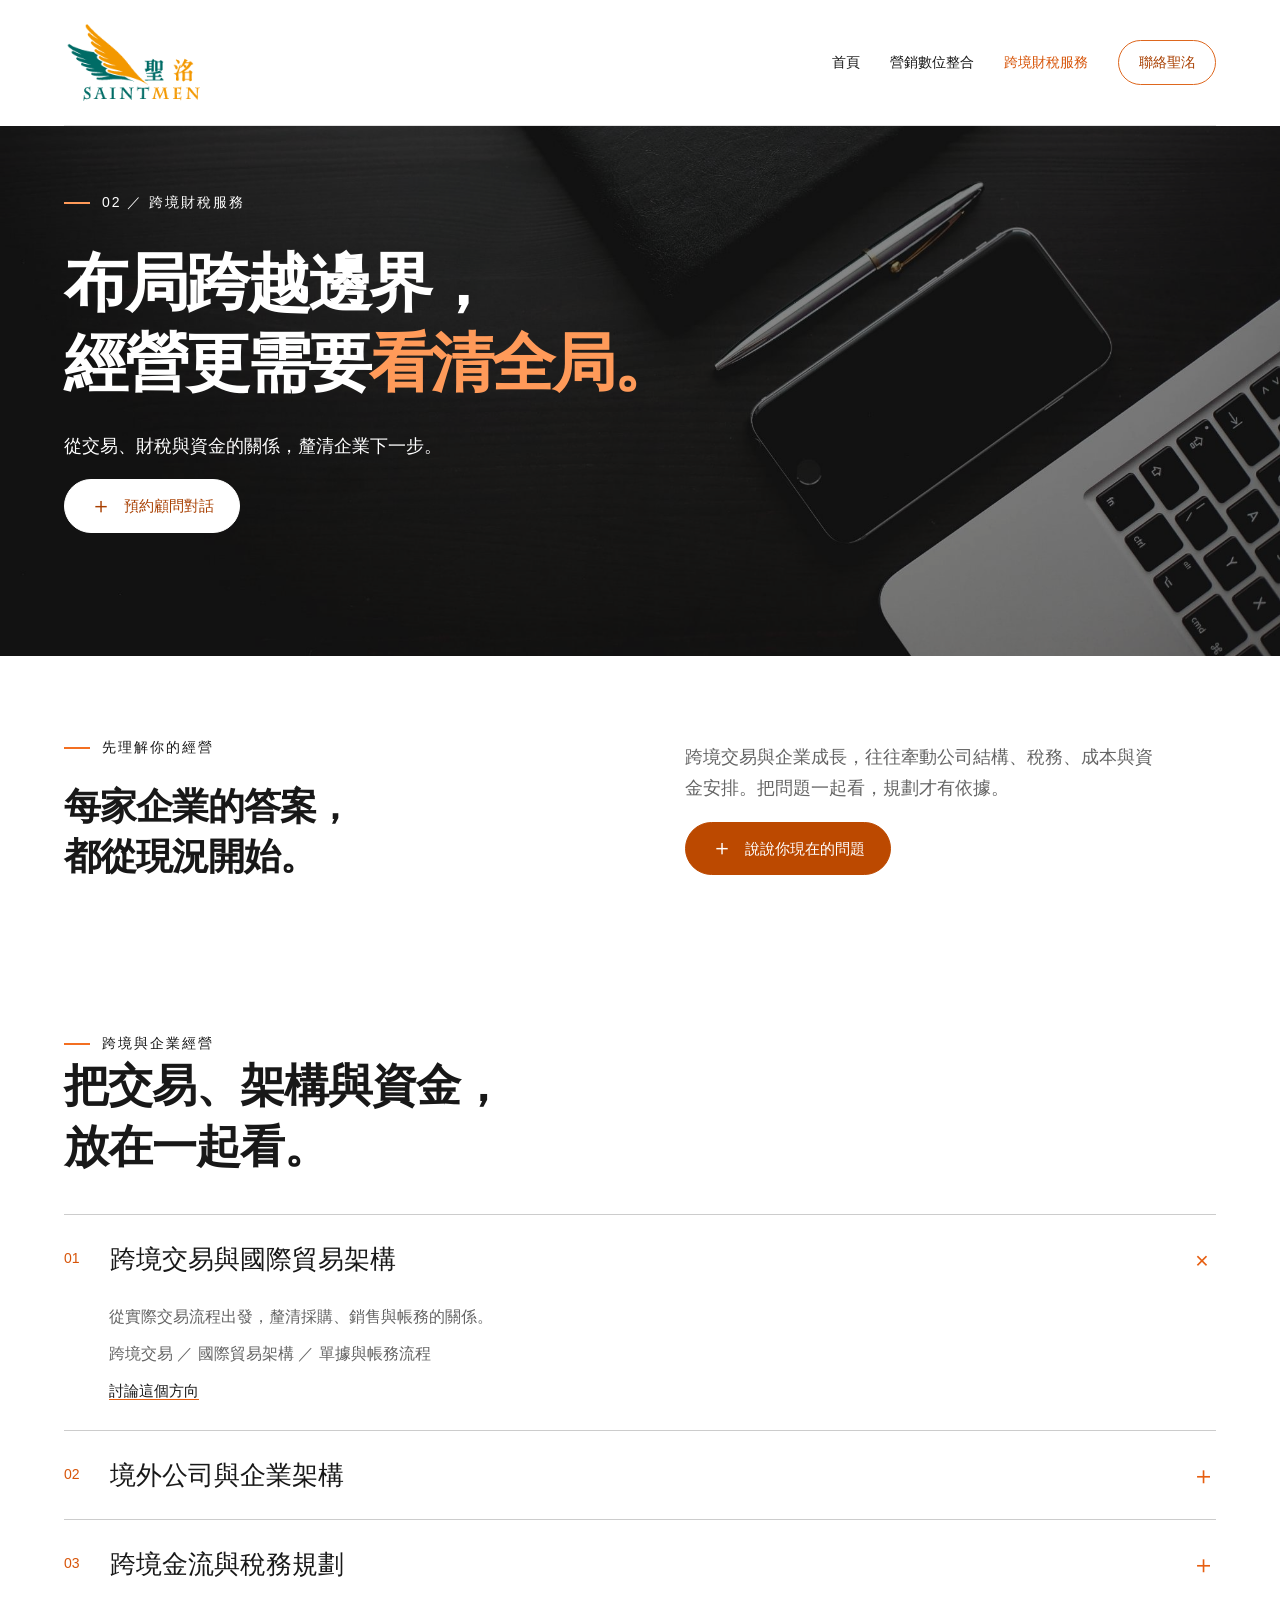
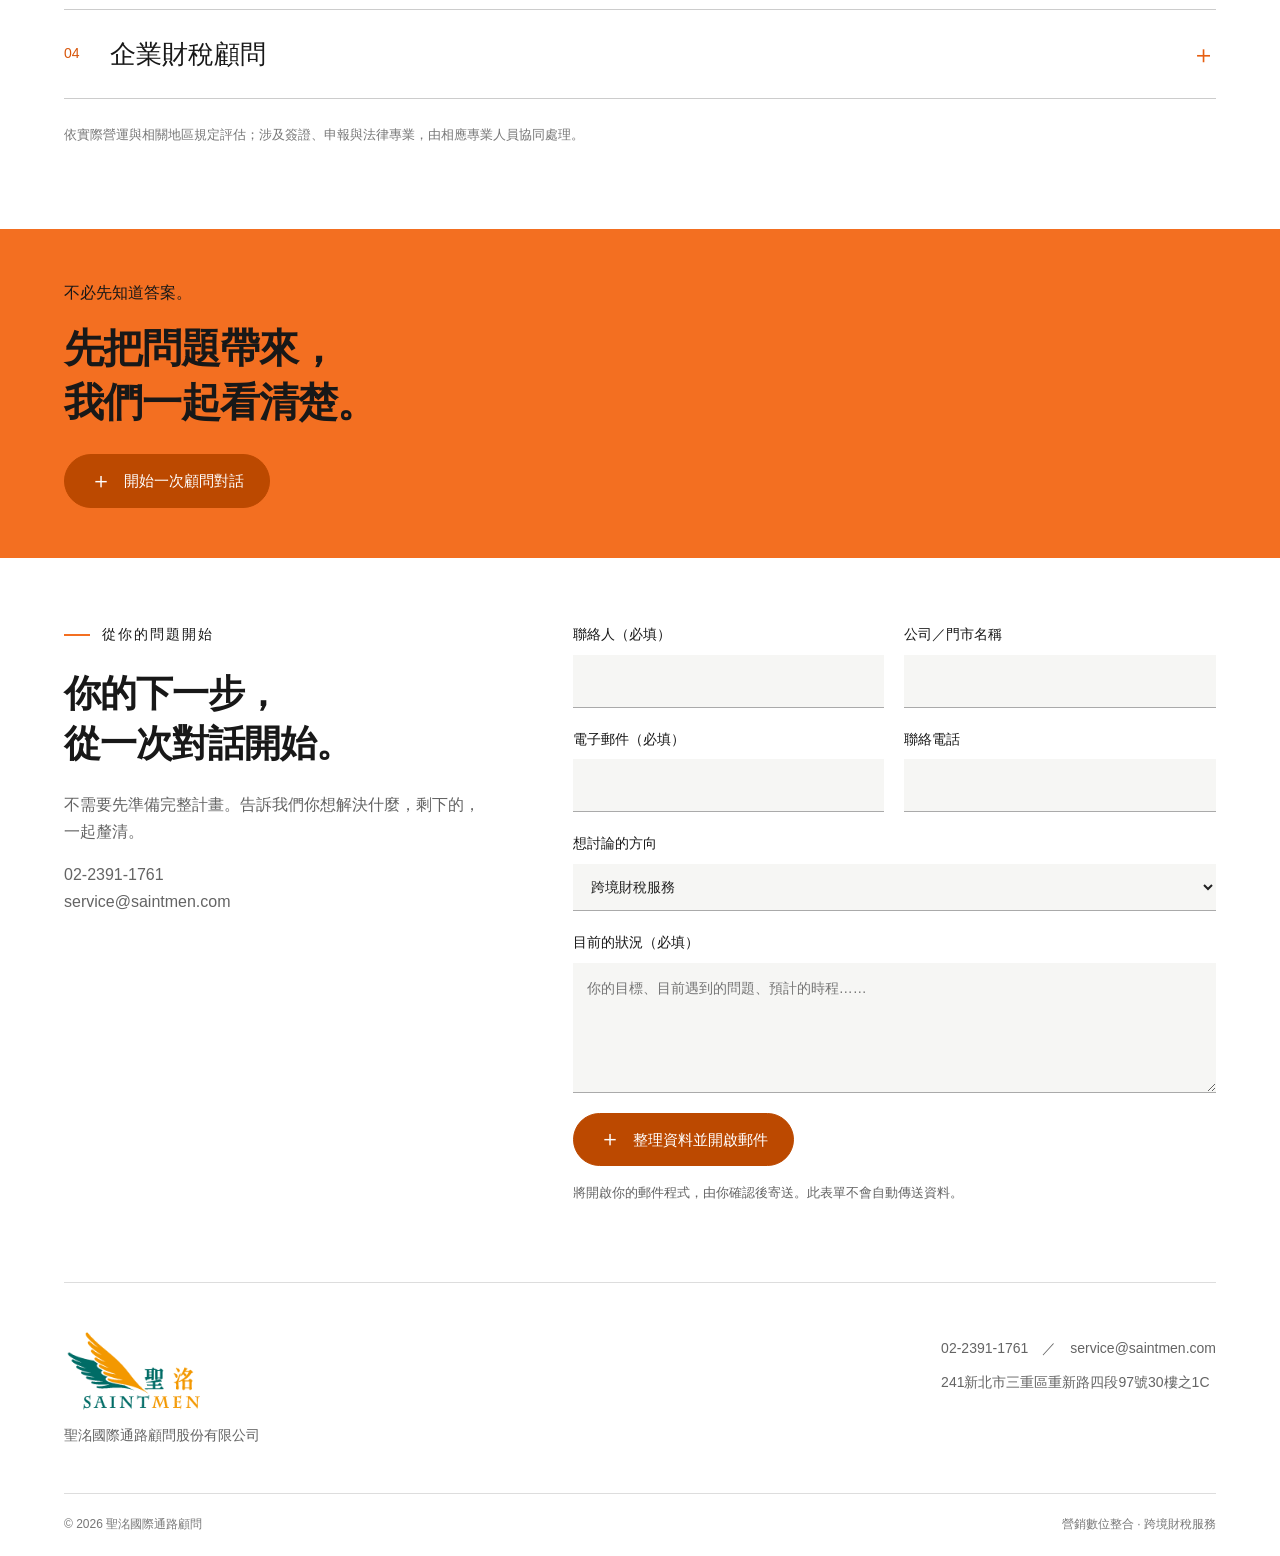
<file: finance/index.html>
<!DOCTYPE html><html lang="zh-Hant-TW"><head><meta charset="utf-8"><title>頁面已移動</title>
<meta name="robots" content="noindex"><link rel="canonical" href="https://www.saintmen.com/tax/">
<meta http-equiv="refresh" content="0;url=../tax/"><script>location.replace("../tax/")</script></head>
<body><p>此頁面已移動，<a href="../tax/">請點此前往</a>。</p></body></html>
</file>
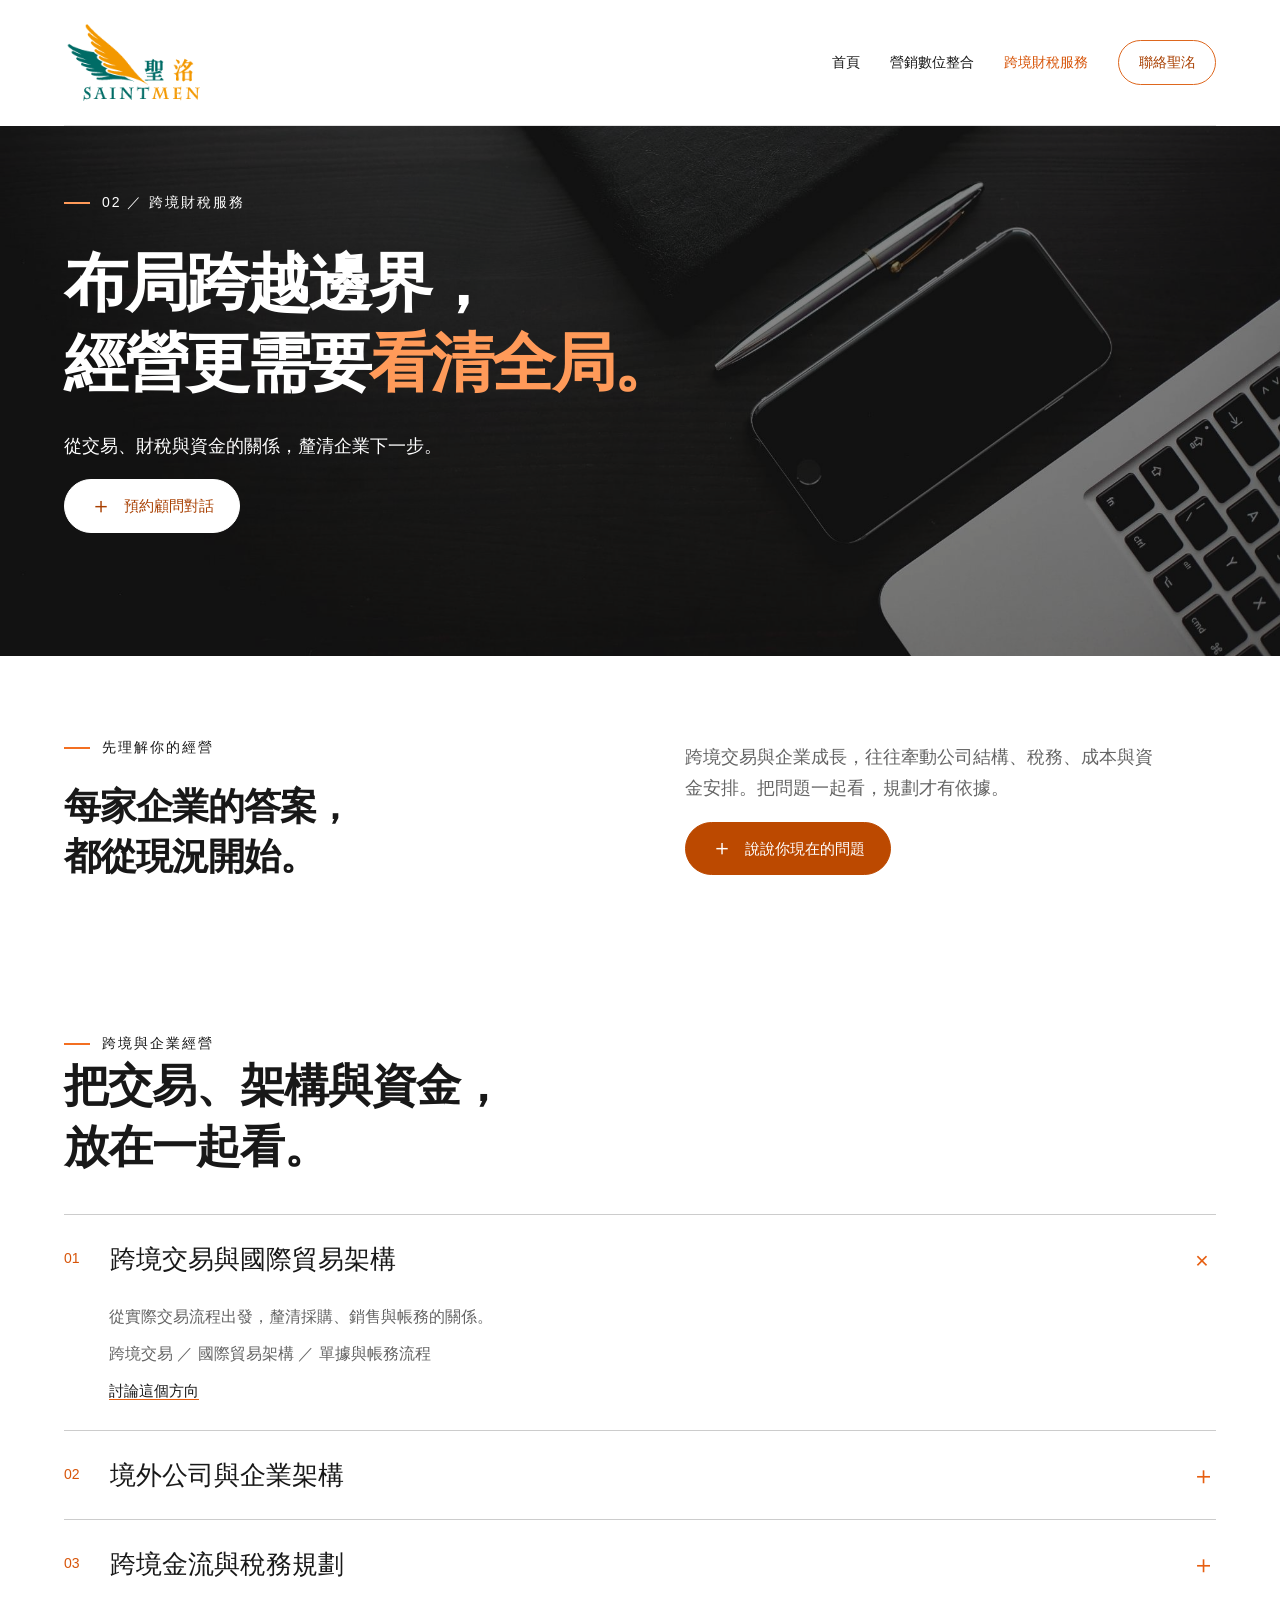
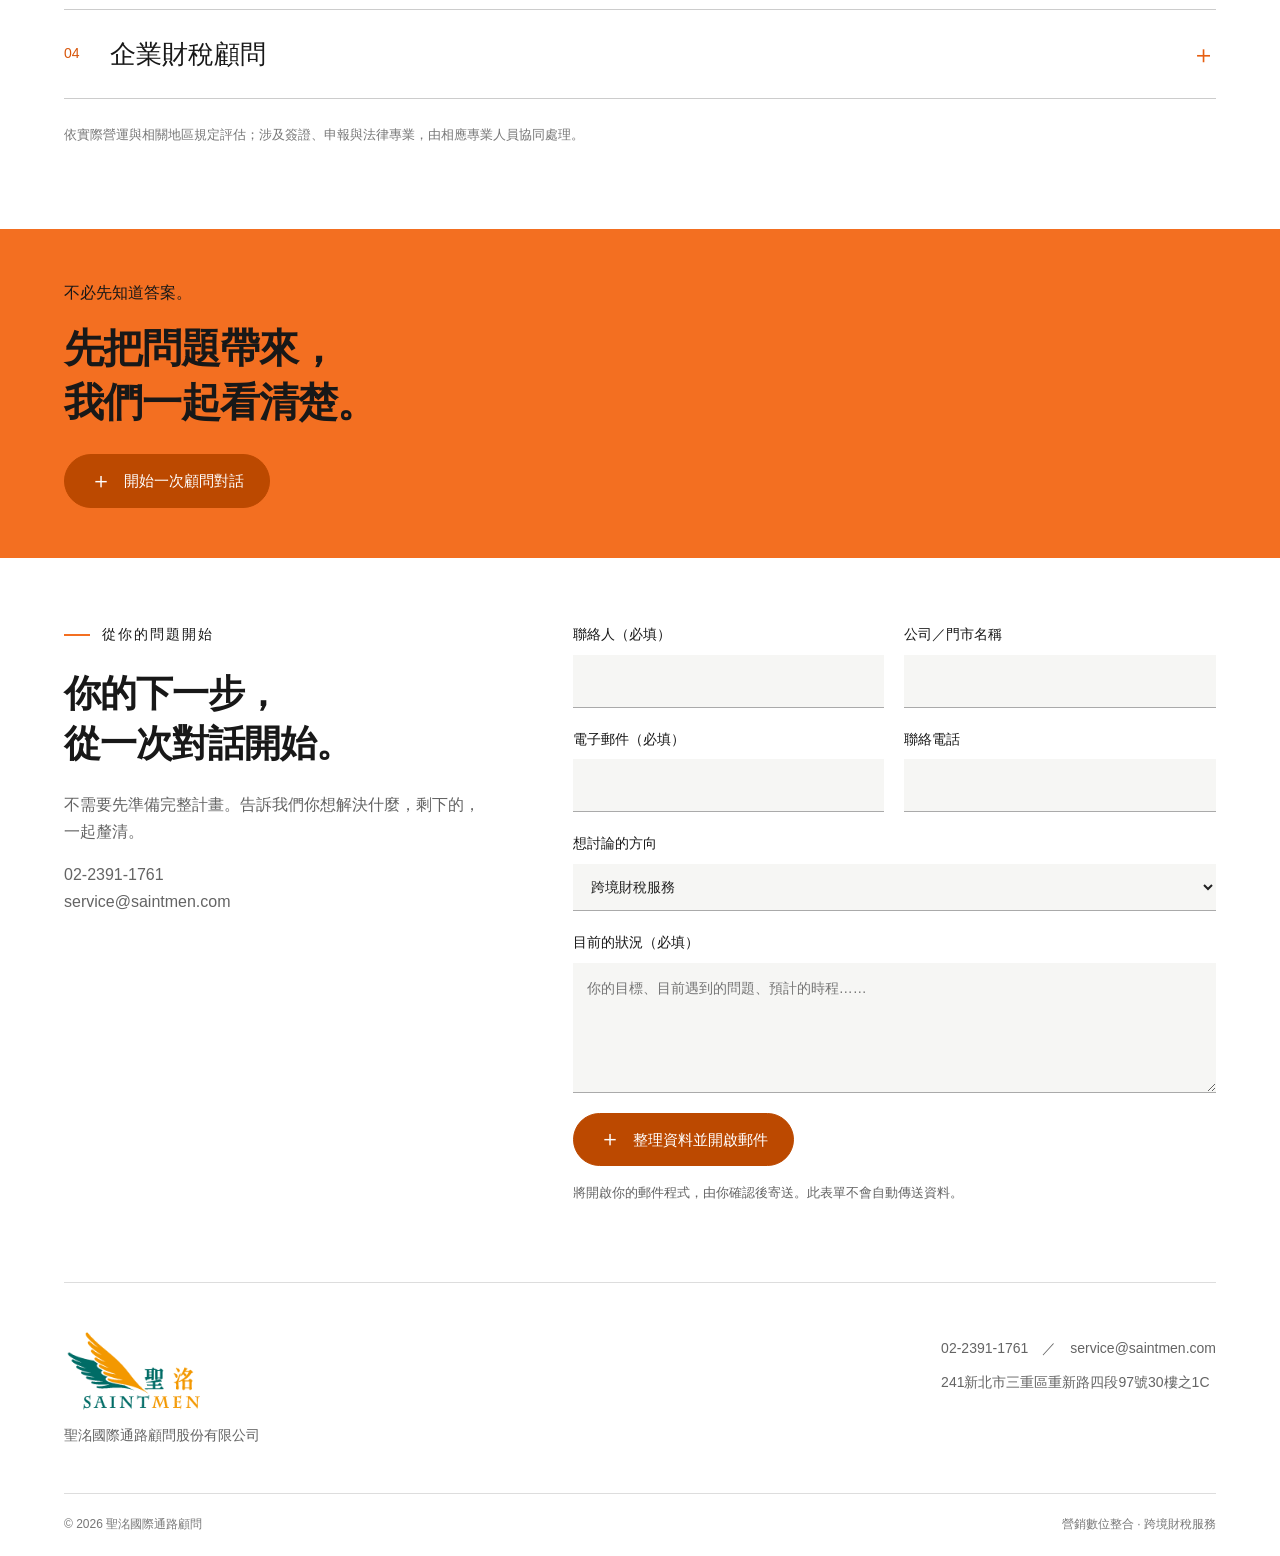
<file: tax/index.html>
<!doctype html><html lang="zh-Hant"><head><meta charset="utf-8"><meta name="viewport" content="width=device-width,initial-scale=1"><title>跨境財稅服務｜聖洺國際</title>
<link rel="canonical" href="https://www.saintmen.com/tax/">
<meta property="og:type" content="website">
<meta property="og:locale" content="zh_TW">
<meta property="og:site_name" content="聖洺國際 SAINTMEN">
<meta property="og:title" content="跨境財稅服務｜聖洺國際">
<meta property="og:description" content="聖洺國際，營銷數位整合與跨境財稅服務。從商業模式、數位轉型、平台整合到跨境布局，協助企業找到下一個成長模式。">
<meta property="og:url" content="https://www.saintmen.com/tax/">
<meta property="og:image" content="https://www.saintmen.com/assets/business.jpg">
<meta name="twitter:card" content="summary_large_image"><meta name="description" content="聖洺國際，營銷數位整合與跨境財稅服務。從商業模式、數位轉型、平台整合到跨境布局，協助企業找到下一個成長模式。"><meta name="theme-color" content="#f36f21"><link rel="icon" href="../favicon.svg"><link rel="stylesheet" href="../style.css"><script defer src="../app.js"></script></head><body><a class="skip" href="#main">跳到主要內容</a><header class="wrap"><a class="brand" href="../" aria-label="聖洺國際首頁"><span class="brand-mark"><img src="../assets/saintmen-brand.png" alt="聖洺 SAINTMEN" width="500" height="156"></span></a><button class="menu-toggle" aria-expanded="false" aria-controls="main-nav">選單 <span aria-hidden="true">＋</span></button><nav id="main-nav" aria-label="主要導覽"><a href="../" >首頁</a><a href="../channel/" >營銷數位整合</a><a href="../tax/" aria-current="page">跨境財稅服務</a><a class="contact" href="#contact">聯絡聖洺</a></nav></header><main id="main"><section class="photo-hero tax-photo"><img src="../assets/business.jpg" alt="商務工作桌面"><div class="wrap"><span class="eyebrow">02 ／ 跨境財稅服務</span><h1>布局跨越邊界，<br>經營更需要<span>看清全局。</span></h1><p>從交易、財稅與資金的關係，釐清企業下一步。</p><a class="button light" href="#contact">預約顧問對話</a></div></section><section class="short-about wrap"><div><div class="eyebrow">先理解你的經營</div><h2>每家企業的答案，<br>都從現況開始。</h2></div><div><p>跨境交易與企業成長，往往牽動公司結構、稅務、成本與資金安排。把問題一起看，規劃才有依據。</p><a class="button" href="#contact">說說你現在的問題</a></div></section><section class="services wrap"><div class="eyebrow">跨境與企業經營</div><h2>把交易、架構與資金，<br>放在一起看。</h2><details open><summary><span>01</span><h3>跨境交易與國際貿易架構</h3><b aria-hidden="true">＋</b></summary><div class="service-content"><p>從實際交易流程出發，釐清採購、銷售與帳務的關係。</p><p>跨境交易 ／ 國際貿易架構 ／ 單據與帳務流程</p><a href="#contact">討論這個方向</a></div></details><details ><summary><span>02</span><h3>境外公司與企業架構</h3><b aria-hidden="true">＋</b></summary><div class="service-content"><p>依業務與營運需求，評估境外公司與企業結構安排。</p><p>業務與股權關係 ／ 公司架構 ／ 管理與資金往來</p><a href="#contact">討論這個方向</a></div></details><details ><summary><span>03</span><h3>跨境金流與稅務規劃</h3><b aria-hidden="true">＋</b></summary><div class="service-content"><p>把資金路徑與交易安排一起釐清，評估財稅處理方向。</p><p>跨境收付款 ／ 金流安排 ／ 稅務規劃</p><a href="#contact">討論這個方向</a></div></details><details ><summary><span>04</span><h3>企業財稅顧問</h3><b aria-hidden="true">＋</b></summary><div class="service-content"><p>讓成本、利潤與現金流，成為支持經營決策的依據。</p><p>成本結構 ／ 現金流 ／ 財務資料與資金需求</p><a href="#contact">討論這個方向</a></div></details><p class="small" style="margin-top:25px">依實際營運與相關地區規定評估；涉及簽證、申報與法律專業，由相應專業人員協同處理。</p></section><section class="consult-band"><div class="wrap"><span>不必先知道答案。</span><h2>先把問題帶來，<br>我們一起看清楚。</h2><a class="button" href="#contact">開始一次顧問對話</a></div></section><section class="section wrap" id="contact"><div class="contact-grid"><div><div class="eyebrow">從你的問題開始</div><h2>你的下一步，<br>從一次對話開始。</h2><p>不需要先準備完整計畫。告訴我們你想解決什麼，剩下的，一起釐清。</p><p><a href="tel:0223911761">02-2391-1761</a><br><a href="mailto:service@saintmen.com">service@saintmen.com</a></p></div><form id="inquiry"><div class="form-grid"><label>聯絡人（必填）<input name="name" autocomplete="name" required></label><label>公司／門市名稱<input name="company" autocomplete="organization"></label><label>電子郵件（必填）<input type="email" name="email" autocomplete="email" required></label><label>聯絡電話<input type="tel" name="phone" autocomplete="tel"></label><label class="full">想討論的方向<select name="service"><option>營銷數位整合</option><option>商業模式與數位轉型</option><option>平台與資源整合</option><option>跨境財稅服務</option><option>企業財稅與資金規劃</option><option>還不確定，想先討論</option></select></label><label class="full">目前的狀況（必填）<textarea name="message" required placeholder="你的目標、目前遇到的問題、預計的時程……"></textarea></label><div class="full"><button class="button" type="submit">整理資料並開啟郵件</button><p class="form-note" id="form-status" role="status">將開啟你的郵件程式，由你確認後寄送。此表單不會自動傳送資料。</p></div></div></form></div></section></main><footer class="wrap"><div class="footer-main"><div class="brand"><span class="brand-mark"><img src="../assets/saintmen-brand.png" alt="聖洺 SAINTMEN" width="500" height="156"></span><p>聖洺國際通路顧問股份有限公司</p></div><div><p><a href="tel:0223911761">02-2391-1761</a>　／　<a href="mailto:service@saintmen.com">service@saintmen.com</a></p><p>241新北市三重區重新路四段97號30樓之1C</p></div></div><div class="footer-bottom"><span>© 2026 聖洺國際通路顧問</span><span>營銷數位整合 · 跨境財稅服務</span></div></footer><div class="mobile-contact"><a href="tel:0223911761">電話聯繫</a><a href="#contact">預約諮詢</a></div></body></html>
</file>
<file: style.css>
*{box-sizing:border-box}html{scroll-behavior:smooth}body{margin:0;background:#fff;color:#181818;font-family:Arial,"Noto Sans TC","PingFang TC","Microsoft JhengHei",sans-serif;line-height:1.7}a{color:inherit;text-decoration:none}button,input,select,textarea{font:inherit}button,a,input,textarea,select{-webkit-tap-highlight-color:transparent}button{cursor:pointer}a:focus-visible,button:focus-visible{outline:3px solid #f36f21;outline-offset:5px}::selection{background:#f36f21;color:white}.wrap{width:min(1280px,90%);margin:auto}header{height:94px;display:flex;align-items:center;justify-content:space-between;border-bottom:1px solid #e4e4e4}.brand strong{font-size:28px;letter-spacing:2px;line-height:1}.brand span{display:block;font-size:12px;letter-spacing:3px}.brand i{color:#f36f21;font-style:normal}nav{display:flex;gap:30px;align-items:center;font-size:14px}nav a[aria-current=page]{color:#d75408}nav .contact{border:1px solid #222;padding:10px 20px}.eyebrow{font-size:14px;letter-spacing:2px;display:flex;align-items:center;gap:12px}.eyebrow:before{content:'';width:26px;height:2px;background:#f36f21}h1,h2,h3,p{margin-top:0}h1{font-size:clamp(42px,5.5vw,78px);letter-spacing:-3px;line-height:1.25;font-weight:600;margin:28px 0}h2{font-size:clamp(30px,3.5vw,48px);line-height:1.35;letter-spacing:-1px}h3{font-size:25px;line-height:1.4}p{color:#646464}.orange{color:#e65e10}.hero{padding:70px 0 54px;position:relative}.hero-top{display:flex;align-items:end;justify-content:space-between;gap:50px}.hero-top p{max-width:370px;margin-bottom:8px}.doors{display:grid;grid-template-columns:1fr 1fr;margin-top:40px;border-top:1px solid #222;border-bottom:1px solid #222;position:relative}.door{display:block;position:relative;min-height:300px;padding:34px 40px 32px 0;transition:background .3s,padding .3s}.door+ .door{border-left:1px solid #222;padding-left:40px}.door:hover,.door:focus-visible{background:#fff4ed;padding-left:30px}.door+ .door:hover{padding-left:60px}.door .n{font-size:14px;color:#888;letter-spacing:2px}.door h2{font-size:clamp(34px,4vw,57px);margin:24px 0 12px}.door p{max-width:380px}.door .enter{display:inline-block;font-size:15px;border-bottom:2px solid #f36f21;padding-bottom:3px}.door .disc{position:absolute;right:30px;top:37px;width:34px;height:34px;border:1px solid #f36f21;border-radius:50%;display:grid;place-items:center;color:#e65e10;font-size:22px;transition:transform .3s}.door:hover .disc{transform:rotate(90deg)}.meta-line{display:flex;justify-content:space-between;font-size:13px;color:#777;margin-top:18px}.section{padding:90px 0;border-bottom:1px solid #ddd}.section-heading{display:grid;grid-template-columns:1fr 1fr;gap:70px;align-items:start;margin-bottom:44px}.section-heading p{max-width:480px}.stats{display:grid;grid-template-columns:repeat(4,1fr);gap:30px}.stat{border-top:2px solid #f36f21;padding-top:18px}.stat b{font-size:clamp(32px,4vw,54px);font-weight:500;letter-spacing:-2px}.stat span{display:block;font-size:14px;color:#666}.small{font-size:13px;color:#777}.origin{display:grid;grid-template-columns:1fr 2fr;gap:70px}.origin .story{font-size:25px;line-height:1.8;color:#222}.brand-strip{display:flex;flex-wrap:wrap;gap:24px 50px;font-size:25px;font-weight:700;letter-spacing:-1px;border-top:1px solid #ddd;padding-top:25px}.banner{background:#f36f21;padding:60px 0;margin-top:80px}.banner .wrap{display:flex;justify-content:space-between;align-items:center}.banner h2{margin-bottom:0}.button{display:inline-block;padding:13px 24px;background:#181818;color:#fff;border:1px solid #181818;font-size:15px}.button.light{background:white;color:#181818;border-color:white}footer{padding:44px 0 22px}.footer-main{display:flex;justify-content:space-between;gap:35px}.footer-main p{font-size:14px;margin:10px 0}.footer-bottom{font-size:12px;color:#777;border-top:1px solid #ddd;margin-top:35px;padding-top:20px;display:flex;justify-content:space-between}.subhero{padding:70px 0 50px}.subhero h1{max-width:950px}.subhero p{max-width:570px;font-size:18px}.path{display:grid;grid-template-columns:repeat(6,1fr);position:relative;border-top:1px solid #aaa;margin-top:40px;padding-top:20px;gap:8px}.path button{background:transparent;border:0;text-align:left;padding:12px 4px 20px;border-bottom:3px solid transparent;position:relative;color:#777}.path button:before{content:'';position:absolute;top:-26px;left:8px;background:white;border:1px solid #aaa;width:10px;height:10px;border-radius:50%}.path button[aria-selected=true]{color:#181818;border-color:#f36f21}.path button[aria-selected=true]:before{background:#f36f21;border-color:#f36f21}.path button span{display:block;font-size:12px;letter-spacing:2px;margin-bottom:12px}.path button b{font-size:20px}.detail{display:grid;grid-template-columns:1fr 1fr;gap:70px;background:#f5f5f3;padding:45px;margin-top:25px;min-height:290px}.detail h3{font-size:35px}.detail ul{padding-left:20px;color:#555}.detail .label{font-size:13px;color:#d75408;margin-bottom:14px}.service-row{display:grid;grid-template-columns:90px 1fr 1.1fr;gap:35px;padding:35px 0;border-top:1px solid #ddd}.service-row .n{color:#e65e10;font-size:19px}.service-row h3{margin-bottom:0}.service-row p{margin-bottom:0}.case{display:grid;grid-template-columns:1fr 1.4fr;gap:80px}.case .big{font-size:90px;line-height:1;color:#f36f21;font-weight:700;letter-spacing:-5px}.case-tabs{display:flex;gap:8px;flex-wrap:wrap;margin-bottom:28px}.case-tabs button{border:1px solid #ddd;background:white;padding:10px 16px;font-size:14px}.case-tabs button[aria-pressed=true]{background:#222;color:white;border-color:#222}.timeline{border-left:1px solid #f36f21;padding-left:28px}.timeline p{border-bottom:1px solid #ddd;padding:0 0 15px;margin-bottom:15px}.timeline strong{display:block;color:#222}.problems{display:grid;grid-template-columns:1fr 1.1fr;gap:55px}.problem-list{display:grid;gap:0}.problem-list button{border:0;border-bottom:1px solid #ddd;background:white;text-align:left;padding:23px 18px;font-size:20px;display:flex;gap:20px;align-items:center}.problem-list button span{font-size:13px;color:#888}.problem-list button[aria-selected=true]{background:#f36f21;color:#181818}.problem-list button[aria-selected=true] span{color:#222}.problem-panel{background:#f5f5f3;padding:40px}.problem-panel ol{padding-left:22px;color:#555}.problem-panel li{margin-bottom:15px}.process{display:grid;grid-template-columns:repeat(3,1fr);gap:50px}.process b{font-size:48px;color:#f36f21;font-weight:400}.process h3{margin-top:20px}.contact-grid{display:grid;grid-template-columns:.8fr 1.2fr;gap:80px}.form-grid{display:grid;grid-template-columns:1fr 1fr;gap:20px}label{font-size:14px;display:block}input,select,textarea{display:block;width:100%;border:0;border-bottom:1px solid #aaa;background:#f6f6f4;padding:14px;margin-top:8px;border-radius:0;color:#222}textarea{min-height:130px;resize:vertical}.full{grid-column:1/-1}.form-note{font-size:13px;margin-top:16px}.skip{position:absolute;left:-10000px}.skip:focus{left:20px;top:20px;background:white;padding:10px;z-index:5}@media(max-width:760px){header{height:auto;min-height:90px;gap:20px;padding:20px 0;align-items:start}.brand strong{font-size:23px}.brand span{font-size:10px}nav{gap:12px;flex-wrap:wrap;justify-content:end;max-width:190px;font-size:12px}nav .contact{padding:5px 10px}h1{letter-spacing:-1.5px}.hero,.subhero{padding-top:45px}.hero-top{display:block}.hero-top p{max-width:100%}.doors{grid-template-columns:1fr}.door{min-height:260px;padding:28px 20px 28px 0}.door+.door{border-left:0;border-top:1px solid #222;padding-left:0}.door+.door:hover{padding-left:30px}.meta-line{display:block}.meta-line span{display:block}.section{padding:60px 0}.section-heading,.origin,.case,.problems,.contact-grid{grid-template-columns:1fr;gap:25px}.stats{grid-template-columns:1fr 1fr;gap:30px}.origin .story{font-size:21px}.brand-strip{font-size:20px;gap:20px 30px}.banner .wrap{display:block}.banner h2{margin-bottom:24px}.footer-main{display:block}.footer-bottom{display:block}.path{grid-template-columns:repeat(3,1fr);gap:8px;border-top:0}.path button{border-top:1px solid #ddd}.path button:before{display:none}.path button b{font-size:17px}.path button span{margin-bottom:4px}.detail{grid-template-columns:1fr;padding:26px;gap:15px}.detail h3{font-size:28px}.service-row{grid-template-columns:38px 1fr;gap:15px}.service-row p{grid-column:2}.case .big{font-size:70px}.process{grid-template-columns:1fr;gap:20px}.process h3{margin-top:0}.problem-panel{padding:25px}.problem-list button{font-size:17px}.form-grid{grid-template-columns:1fr}.full{grid-column:auto}}@media(prefers-reduced-motion:reduce){*{scroll-behavior:auto!important;transition:none!important}}/* Saintmen: image-led, contact-first */
header{position:relative;z-index:20;background:white}.menu-toggle,.mobile-contact{display:none}.new-hero{padding:65px 0 40px}.new-hero h1{margin:25px 0 20px;font-size:clamp(42px,5.4vw,74px)}.new-hero p{font-size:18px}.visual-doors{display:grid;grid-template-columns:1fr 1fr;gap:18px}.visual-door{position:relative;min-height:420px;overflow:hidden;background:#222;color:white}.visual-door img{position:absolute;width:100%;height:100%;object-fit:cover;transition:transform .6s;filter:brightness(.46)}.visual-door:hover img{transform:scale(1.035)}.visual-door.business img{filter:brightness(.55)}.door-copy{position:relative;padding:38px;min-height:420px;display:flex;align-items:start;flex-direction:column}.door-copy>span{font-size:14px;letter-spacing:2px}.door-copy h2{margin:50px 0 20px;font-size:45px}.door-copy p{color:#fff;font-size:15px}.door-copy b{margin-top:auto;border-bottom:2px solid #f36f21;font-size:15px;font-weight:400;padding-bottom:6px}.short-about{display:grid;grid-template-columns:1fr 1fr;gap:90px;padding:80px 0}.short-about h2{font-size:37px;margin:22px 0 0}.short-about>div:last-child{align-self:center}.short-about p{font-size:18px;max-width:480px}.partners{padding:40px 0 65px;border-top:1px solid #ddd}.partner-heading{display:flex;align-items:end;justify-content:space-between;gap:20px}.partner-heading h2{font-size:28px;margin:15px 0 0}.pause{background:none;border:1px solid #aaa;padding:8px 16px;font-size:14px;white-space:nowrap}.marquee{overflow:hidden;margin-top:30px}.track{display:flex;width:max-content;animation:logo-flow 28s linear infinite}.logo-group{display:flex;align-items:center;gap:40px;padding-right:40px}.logo-item{width:140px;height:95px;display:grid;place-items:center}.logo-item img{max-width:125px;max-height:53px;object-fit:contain}.marquee:hover .track,.marquee:focus-within .track,.marquee.paused .track{animation-play-state:paused}@keyframes logo-flow{to{transform:translateX(-50%)}}.photo-hero{position:relative;min-height:530px;background:#222;color:white}.photo-hero>img{position:absolute;width:100%;height:100%;object-fit:cover;filter:brightness(.35);object-position:center 55%}.photo-hero>.wrap{position:relative;padding:65px 0}.photo-hero h1{font-size:clamp(40px,5vw,68px);max-width:900px}.photo-hero h1 span{color:#ff9a59}.photo-hero p{color:white;font-size:18px;max-width:550px}.photo-hero .eyebrow:before{background:#ff9a59}.tax-photo>img{object-position:center;filter:brightness(.52)}.services{padding:70px 0}.services>.section-heading{margin-bottom:25px}.services details{border-top:1px solid #ccc}.services details:last-of-type{border-bottom:1px solid #ccc}.services summary{display:flex;align-items:center;gap:30px;padding:23px 0;cursor:pointer;list-style:none}.services summary::-webkit-details-marker{display:none}.services summary>span{color:#d75408;font-size:14px}.services summary h3{font-size:26px;margin:0;font-weight:500}.services summary>b{font-size:25px;font-weight:400;margin-left:auto;color:#e65e10;transition:transform .2s}.services details[open] summary>b{transform:rotate(45deg)}.service-content{padding:0 45px 25px}.service-content p{margin:0 0 10px}.service-content a{font-size:15px;border-bottom:1px solid #e65e10}.proof{display:grid;grid-template-columns:1.1fr 1fr;gap:60px;padding:20px 0 75px;align-items:center}.proof>img{width:100%;aspect-ratio:4/3;object-fit:cover}.proof h2{margin:20px 0;font-size:37px}.proof p{max-width:470px}.consult-band{background:#f36f21;padding:50px 0}.consult-band span{font-size:16px}.consult-band h2{margin:15px 0 25px;font-size:40px}#contact{scroll-margin-top:25px}#contact h2{font-size:37px;margin:22px 0}#contact.section{padding:65px 0}details:focus-within{outline-offset:4px}summary:focus-visible{outline:2px solid #f36f21;outline-offset:3px}@media(max-width:760px){header{min-height:78px;align-items:center;padding:16px 0}.menu-toggle{display:flex;gap:25px;align-items:center;background:white;border:1px solid #aaa;padding:8px 14px;font-size:14px}.menu-toggle span{font-size:22px;line-height:1}.menu-toggle[aria-expanded=true] span{transform:rotate(45deg)}nav{display:none;position:absolute;left:-5.55%;right:-5.55%;top:100%;background:white;padding:20px 5%;max-width:none;border-bottom:1px solid #ccc;box-shadow:0 10px 15px #0001;font-size:17px}nav.open{display:flex;flex-direction:column;align-items:stretch;gap:0}nav a{padding:12px 0;border-bottom:1px solid #eee}nav .contact{padding:12px;margin-top:10px;text-align:center;border-color:#222}.new-hero{padding:38px 0 24px}.new-hero h1{font-size:43px;margin:20px 0}.new-hero p{font-size:16px}.visual-doors{grid-template-columns:1fr;gap:14px}.visual-door,.door-copy{min-height:290px}.door-copy{padding:25px}.door-copy h2{font-size:34px;margin:26px 0 14px}.door-copy p{font-size:14px;margin-bottom:20px}.door-copy>span{font-size:13px}.short-about{grid-template-columns:1fr;gap:25px;padding:50px 0}.short-about h2{font-size:31px}.short-about p{font-size:16px}.partners{padding:32px 0 40px}.partner-heading{align-items:center}.partner-heading h2{font-size:23px;line-height:1.5}.partner-heading .eyebrow{font-size:12px}.pause{padding:8px 10px;font-size:12px}.logo-group{gap:20px;padding-right:20px}.logo-item{width:115px;height:75px}.logo-item img{max-width:100px;max-height:40px}.photo-hero{min-height:455px}.photo-hero>.wrap{padding:48px 0}.photo-hero h1{font-size:40px;line-height:1.4}.tax-photo h1{font-size:36px}.photo-hero p{font-size:16px}.services{padding:45px 0}.services h2{font-size:31px}.services .section-heading{gap:10px}.services summary{gap:18px;padding:21px 0}.services summary h3{font-size:21px}.service-content{padding:0 0 20px 34px;font-size:16px}.proof{grid-template-columns:1fr;gap:28px;padding:10px 0 45px}.proof h2{font-size:31px}.proof>img{aspect-ratio:4/3}.consult-band{padding:35px 0}.consult-band h2{font-size:33px}#contact h2{font-size:31px}#contact.section{padding:45px 0}.contact-grid{gap:30px}.form-grid{gap:16px}input,textarea,select{font-size:16px}.mobile-contact{display:grid;grid-template-columns:1fr 1fr;position:fixed;bottom:0;left:0;right:0;background:white;border-top:1px solid #ddd;padding-bottom:env(safe-area-inset-bottom);z-index:30}.mobile-contact a{text-align:center;padding:14px;font-size:15px}.mobile-contact a:last-child{background:#f36f21;color:#181818}body{padding-bottom:65px}footer{padding-bottom:35px}#contact{scroll-margin-top:15px}.eyebrow{letter-spacing:1px;font-size:13px}}@media(prefers-reduced-motion:reduce){.track{animation:none}.marquee{overflow:auto}.logo-group[aria-hidden=true]{display:none}.pause{display:none}}
.growth-scenarios{padding:15px 0 65px}.growth-scenarios h2{font-size:37px;margin:20px 0 30px}.scenario-grid{display:grid;grid-template-columns:repeat(3,1fr);gap:30px;margin-bottom:28px}.scenario-grid article{border-top:2px solid #f36f21;padding-top:20px}.scenario-grid article>span{font-size:13px;color:#777}.scenario-grid h3{font-size:23px;margin:14px 0}.scenario-grid p{font-size:16px}.new-hero h1{font-size:clamp(40px,5.1vw,70px)}@media(max-width:760px){.scenario-grid{grid-template-columns:1fr;gap:20px}.growth-scenarios{padding:10px 0 40px}.growth-scenarios h2{font-size:31px}.scenario-grid h3{font-size:21px}.new-hero h1{font-size:42px}.door-copy h2{font-size:32px}.services summary h3{font-size:20px}header .brand{flex-shrink:0}.services summary h3{overflow-wrap:anywhere}}
/* Official artwork, clipped to the original mark without redrawing. */
header{height:126px}.brand .brand-mark{display:block;position:relative;overflow:hidden;width:136px;height:87px;letter-spacing:0;line-height:1}.brand-mark img{position:absolute;max-width:none;width:393.064px;height:122.636px;left:-9.434px;top:-13.364px}.brand>span:not(.brand-mark){font-size:12px;letter-spacing:3px;margin-top:2px}.footer-main .brand{min-width:240px}.logo-item{width:160px;height:95px;flex:none}.client-logo{display:block;position:relative;overflow:hidden;width:125px;height:53px;flex:none}.logo-item .client-logo img{position:absolute;max-width:none;max-height:none;object-fit:fill}.logo-group{gap:35px;padding-right:35px}@media(max-width:760px){header{min-height:112px;height:auto;padding:10px 0}.brand .brand-mark{width:116px;height:74.4px}.brand-mark img{width:335.26px;height:104.601px;left:-8.046px;top:-11.399px}.brand>span:not(.brand-mark){font-size:10px;letter-spacing:2px}.logo-item{width:145px;height:88px}.logo-group{gap:22px;padding-right:22px}.logo-item .client-logo img{max-width:none;max-height:none}.client-logo{width:125px;height:53px}.footer-main .brand{min-width:0}}
/* Contact invitations only; retain the restored layout. */
.button{background:#bc4900;border-color:#bc4900;color:#fff;border-radius:999px;padding:13px 25px;display:inline-flex;align-items:center;gap:12px;transition:background .2s,transform .2s,box-shadow .2s}.button:before{content:'＋';font-size:22px;font-weight:400;line-height:1;transition:transform .25s}.button:hover{background:#9e3d00;transform:translateY(-2px);box-shadow:0 5px 16px #bc490025}.button:hover:before{transform:rotate(90deg)}.button.light{background:white;color:#a83f00;border-color:white}.button.light:hover{background:#fff1e5;color:#963900}nav .contact{border:1px solid #de671e;border-radius:999px;color:#a83f00;transition:background .2s}nav .contact:hover{background:#fff1e5}.mobile-contact a:last-child{background:#bc4900;color:white}.brand .brand-mark{margin-bottom:0}@media(max-width:760px){nav .contact{border-color:#de671e;border-radius:999px}.button{font-size:15px;max-width:100%}}@media(prefers-reduced-motion:reduce){.button:hover{transform:none}}
</file>
